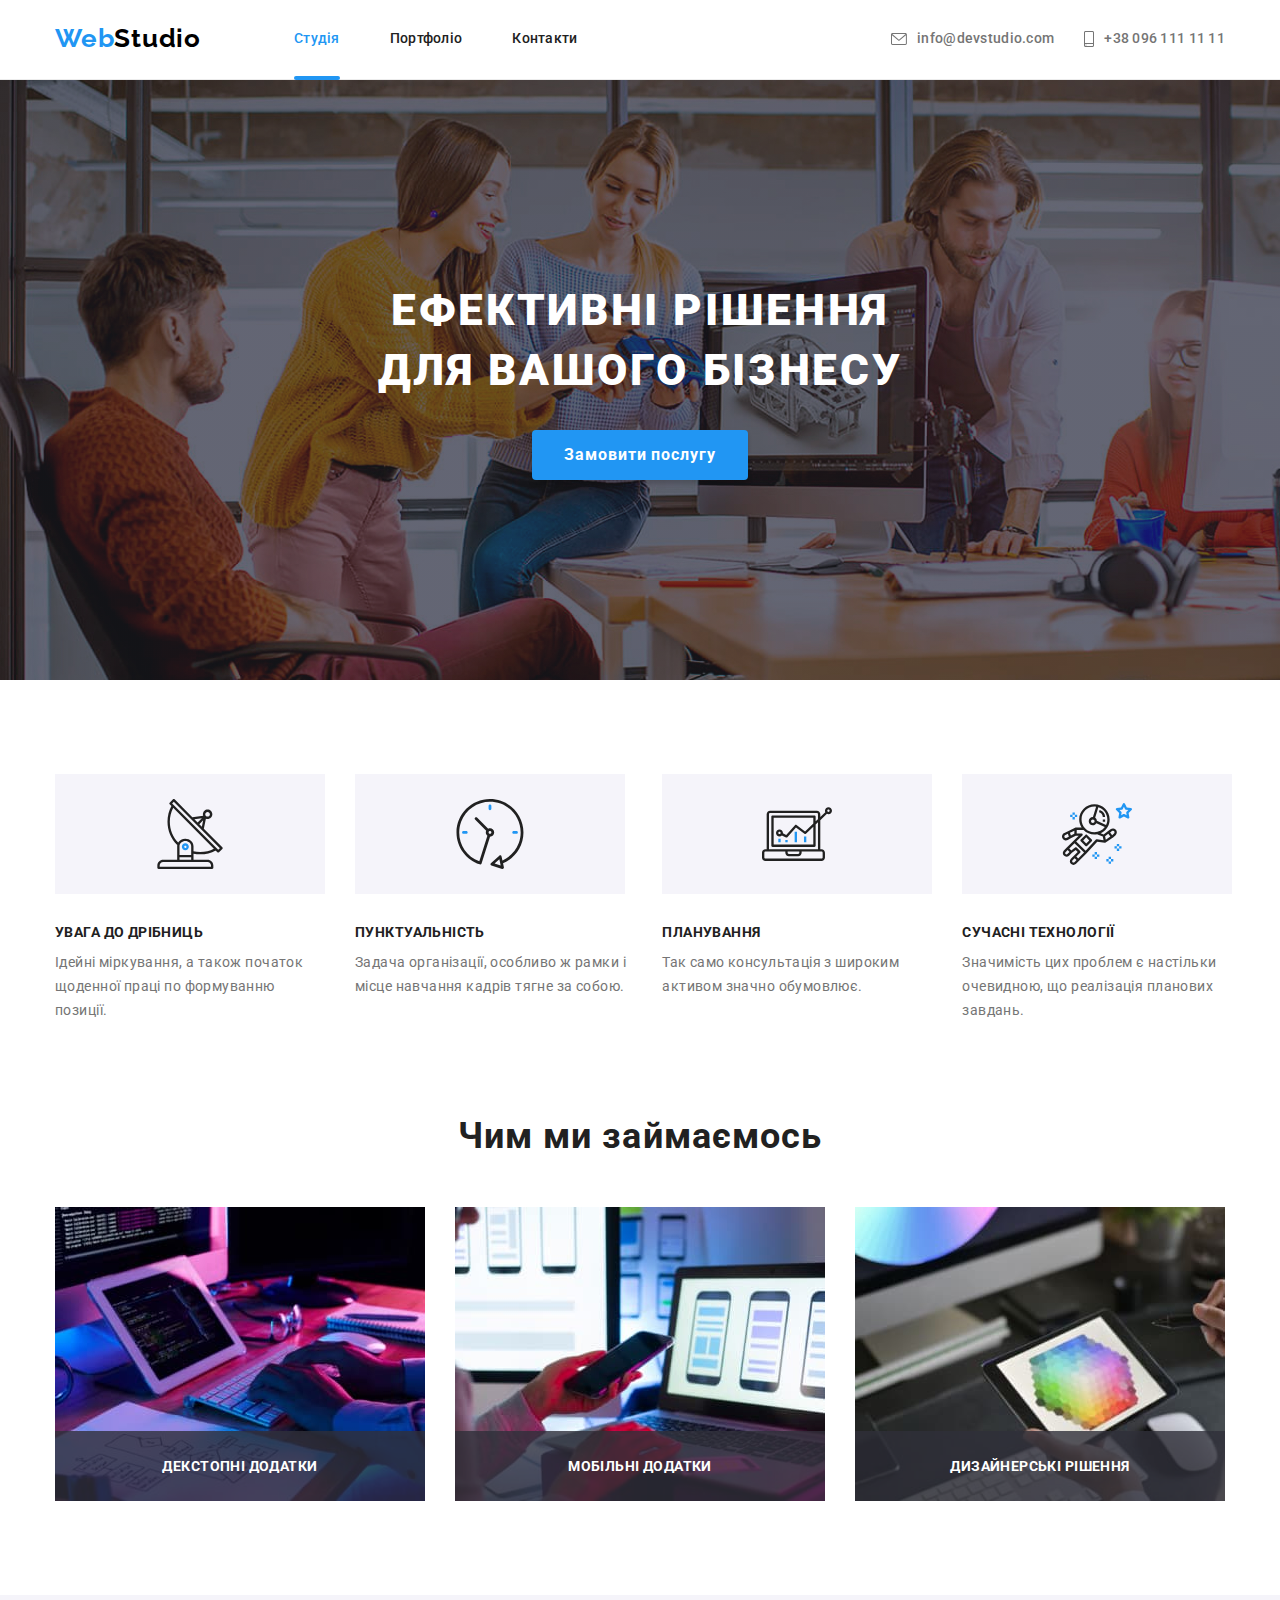
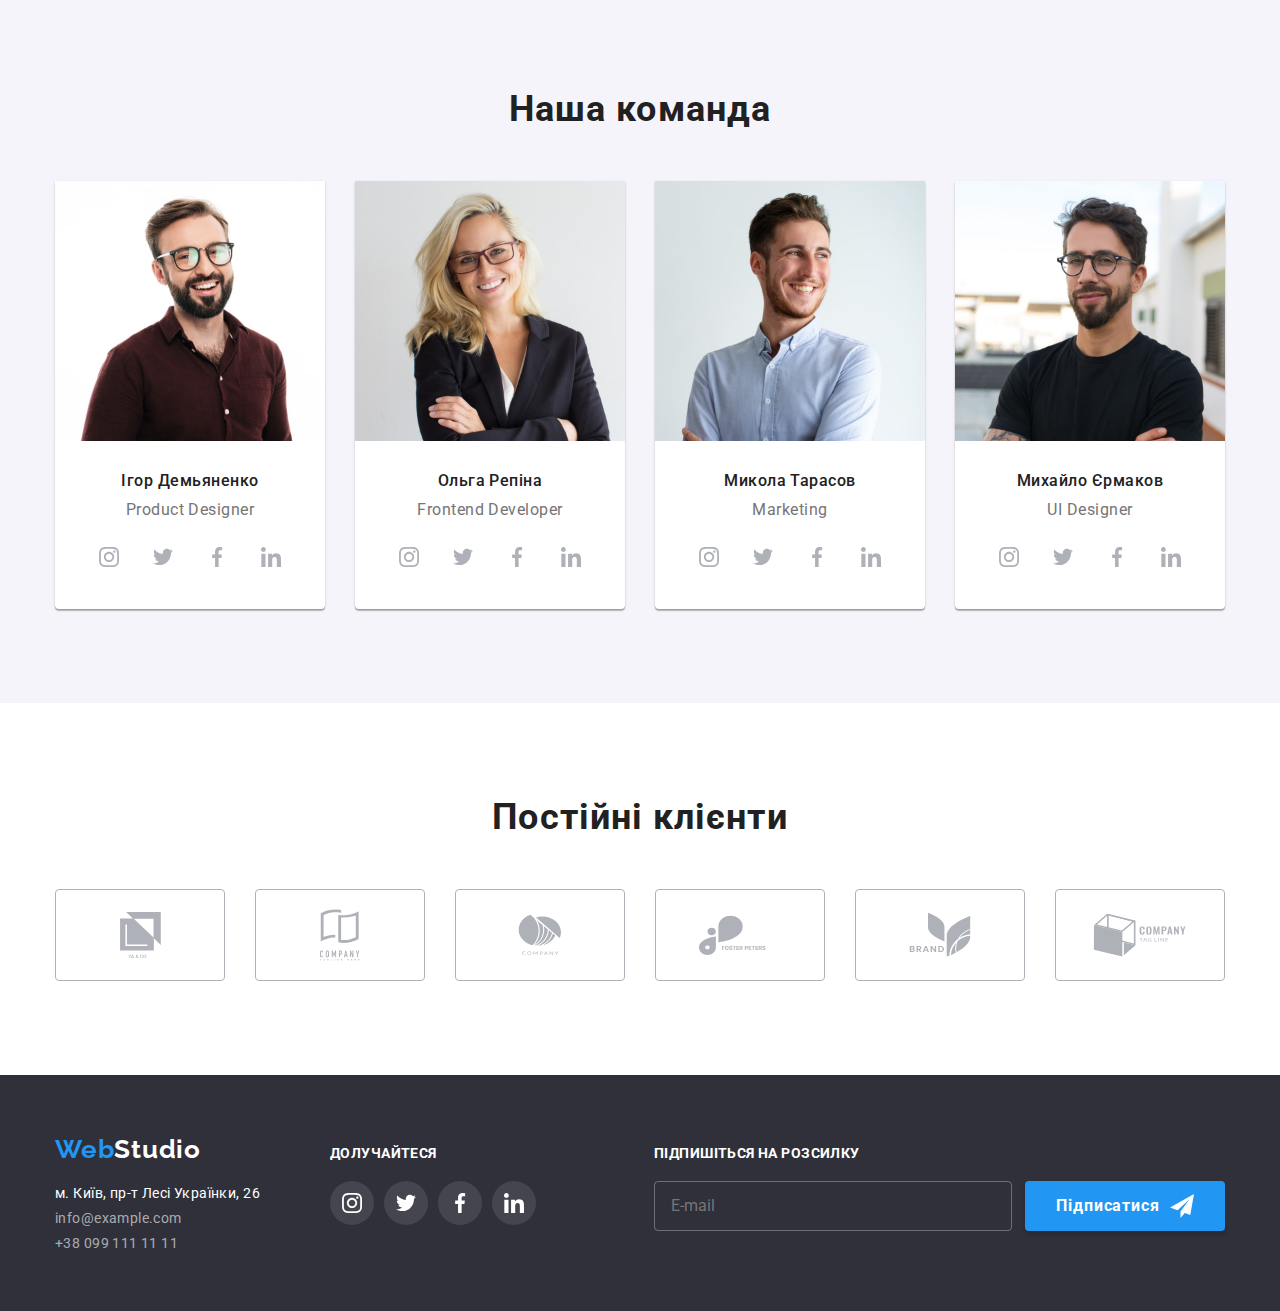
<file: index.html>
<!DOCTYPE html>
<html lang="uk">
<head>
    <meta charset="UTF-8">
    <meta http-equiv="X-UA-Compatible" content="IE=edge">
    <meta name="viewport" content="width=device-width, initial-scale=1.0">
    <title>Document</title>
    <link rel="preconnect" href="https://fonts.googleapis.com">
    <link rel="preconnect" href="https://fonts.gstatic.com" crossorigin>
    <link href="https://fonts.googleapis.com/css2?family=Raleway:wght@700&family=Roboto:wght@400;500;700;900&display=swap"
        rel="stylesheet">
    <link rel="stylesheet" href="./css/main.min.css">
</head>
<body>   
    <header class="header">
    <div class="container header__container">
        <nav class="header__nav">
            <a href="./index.html" class="logo"><span class="logo__text">Web</span>Studio</a>
            <ul class="header__list-nav">
                <li class="header__items">
                    <a href="./index.html" class="header__link-nav header__link-nav--active">Студія</a>
                </li>
                <li class="header__items">
                    <a href="./portfolio.html" class="header__link-nav">Портфоліо</a>
                </li>
                <li class="header__items">
                    <a href="" class="header__link-nav">Контакти</a>
                </li>
            </ul>
        </nav>
        <div class="header__container-links">     
            <a href="mailto:info@devstudio.com" class="header__link">
                <svg width="16" height="12" class="header__icon">
                    <use href="./images/sprite.svg#icon-envelope"></use>
                </svg>
                 info@devstudio.com</a>
            
            <a href="tel:+380961111111" class="header__link">
                <svg width="10" height="16" class="header__icon">
                    <use href="./images/sprite.svg#icon-phone"></use>
                </svg>
                +38 096 111 11 11</a>
        </div>
    </div>
   </header> 
         <main>
         <!--Головний баннер-->
         <section class="hero">
             <h1 class="hero-title">
                 ЕФЕКТИВНІ РІШЕННЯ ДЛЯ ВАШОГО БІЗНЕСУ
             </h1>
                     <button type="button" class="hero-btn" data-modal-open>Замовити послугу</button>
            <div class="backdrop backdrop__is-hidden" data-modal>
                <div class="modal">
                    <button type="button" class="button-modal-close data-modal-close" data-modal-close>
                        <svg width="11" height="11" class="button-modal-close__icon">
                            <use href="./images/sprite.svg#icon-closed"></use>
                        </svg>
                    </button >
                     <form class="form" name="data-transfer" autocomplete="on">
                     <strong class="form-title">Залиште свої дані, ми вам передзвонимо</strong>
                     <div role="group" class="form-group-field">
                        <label class="form-label" for="user-name">Ім'я</label>
                     <div class="form-field">
                        <svg class="input-icon">
                        <use href="./images/sprite.svg#icon-label-name"></use>
                        </svg>
                        <input class="form-input" type="text" name="user-name" id="user-name" minlength="3" placeholder=" " required="" autofocus="">
                     </div>
                     <label class="form-label" for="user-phone">Телефон</label>
                     <div class="form-field">
                         <svg class="input-icon">
                         <use href="./images/sprite.svg#icon-label-phone"></use>
                         </svg>
                         <input class="form-input" type="tel" name="user-phone" id="user-phone" pattern="\+?[0-9\s\-\(\)]+" placeholder=" " required="">
                     </div>
                     <label class="form-label" for="user-email">Пошта</label>
                     <div class="form-field">
                         <svg class="input-icon">
                         <use href="./images/sprite.svg#icon-label-mail"></use>
                         </svg>
                         <input class="form-input" type="email" name="user-email" id="user-email" placeholder=" " required="">
                     </div>
                         <label class="form-label" for="user-notes">Коментар</label>
                         <textarea class="form-textarea" name="user-notes" id="user-notes" rows="3" placeholder="Введіть текст"></textarea>
                     </div>
                         <label class="form-agreement-label">
                         <input class="checkbox hide" type="checkbox" name="user-agreement" required="">
                           Погоджуюся з розсилкою та приймаю&nbsp;
                         <a class="form-agreement-link" href="#">Умови договору</a>
                         <svg class="form-agreement-icon-check">
                             <use href="./images/sprite.svg#icon-check"></use>
                         </svg>
                         <svg class="form-agreement-icon-checked">
                             <use href="./images/sprite.svg#icon-checked"></use>
                         </svg>
                         </label>
                             <button class="form-submit-btn" type="submit">Відправити</button>
                     </form>
                     </div>
             </div>
         </section>
         <!--Переваги нашої фірми-->
          <section class="section advantege-section">
             <h2 class="hide">Переваги нашої фірми</h2>
             <div class="container">
             <ul class="advantage-list">
             <li class="advantage-item">
                 <div class="advantege-icon">
                     <svg width="70" height="70">
                    <use href="./images/sprite.svg#icon-antenna">
                    </use>
                </svg> 
                 </div>
                 <h3 class="advantage-titles">
                     Увага до дрібниць
                 </h3>
                 <p class="advantage-explanations">
                     Ідейні міркування, а також початок щоденної праці по формуванню позиції.
                 </p>
             </li>
             <li class="advantage-item">
                 <div class="advantege-icon">
                     <svg width="70" height="70">
                    <use href="./images/sprite.svg#icon-clock-1-1">
                    </use>
                </svg> 
                 </div>
                 <h3 class="advantage-titles">
                     Пунктуальність
                 </h3>
                 <p class="advantage-explanations">
                     Задача організації, особливо ж рамки і місце навчання кадрів тягне за собою.
                 </p>
             </li>
             <li class="advantage-item">
                 <div class="advantege-icon">
                     <svg width="70" height="70">
                    <use href="./images/sprite.svg#icon-diagram">
                    </use>
                </svg> 
                 </div>
                 <h3 class="advantage-titles">
                     Планування
                 </h3>
                 <p class="advantage-explanations">
                     Так само консультація з широким активом значно обумовлює.
                 </p>
             </li>
             <li class="advantage-item">
                 <div class="advantege-icon">
                     <svg width="70" height="70">
                    <use href="./images/sprite.svg#icon-astronaut">
                    </use>
                </svg> 
                 </div>
                 <h3 class="advantage-titles">
                     Сучасні технології
                 </h3>
                 <p class="advantage-explanations">
                      Значимість цих проблем є настільки очевидною, що реалізація планових завдань.
                 </p>
             </li>
         </ul>
         </div>
         </section>
         <!--Чим ми займаємось-->
            <section class="task-section">
             <div class="task-container">
                  <h2 class="headlines">Чим ми займаємось</h2>
             <ul class="task-list">
                 <li class="task-item">
                     <img class="img" src="./images/wwdone.jpg" 
                     alt="ми працюємо"
                     width="370">
                      <div class="task-name-thumb">
                         <p class="task-name">Декстопні додатки</p>
                     </div>
                 </li>
                 <li class="task-item">
                     <img class="img" src="./images/wwdtwo.jpg" alt="ми працюємо"
                     width="370">
                     <div class="task-name-thumb">
                         <p class="task-name">Мобільні додатки</p>
                     </div>
                 </li>
                 <li class="task-item">
                     <img class="img" src="./images/wwdthree.jpg" alt="ми працюємо"
                     width="370">
                     <div class="task-name-thumb">
                         <p class="task-name">Дизайнерські рішення</p>
                     </div>
                 </li>
             </ul>
             </div>
         </section>
         <!--Наша команда-->
                 <section class="section section-team">
                   <h2 class="headlines">Наша команда</h2>
                   <div class="team-container">
                   <ul class="team-list">
                       <li class="team-item">
                           <img class="img" src="./images/igor.jpg" 
                           alt="наша команда"
                           width="270">
                           <div class="team-write">
                             <h3 class="team-name">
                               Ігор Демьяненко
                             </h3>
                           <p class="team-position">
                               Product Designer
                           </p>
                           </div>
                           <div class="link-container">
                           <ul class="team-social">
                               <li class="team-social-item">
                                   <a class="social-link" href="">
                                <svg width="20" height="20" class="social-icon">
                                <use href="./images/sprite.svg#icon-instagram">
                                </use>
                                </svg> 
                                </a>
                               </li>
                                <li class="team-social-item">
                                    <a class="social-link" href="">
                                <svg width="20" height="20" class="social-icon">
                                <use href="./images/sprite.svg#icon-twitter">
                                </use>
                                </svg> 
                                </a>
                               </li>
                                <li class="team-social-item">
                                    <a class="social-link" href="">
                                <svg width="20" height="20" class="social-icon">
                                <use href="./images/sprite.svg#icon-facebook">
                                </use>
                                </svg> 
                                    </a>
                               </li>
                                <li class="team-social-item">
                                    <a class="social-link" href="" >
                                <svg width="20" height="20" class="social-icon">
                                <use href="./images/sprite.svg#icon-linkedin">
                                </use>
                                </svg> 
                                </a>
                               </li>
                           </ul>
                           </div>
                       </li>
                       <li class="team-item">
                           <img class="img" src="./images/olga.jpg"
                           alt="наша команда"
                           width="270">
                           <div class="team-write">
                             <h3 class="team-name">
                               Ольга Репіна
                             </h3>
                           <p class="team-position">
                               Frontend Developer
                           </p>
                           </div>
                           <div class="link-container">
                           <ul class="team-social">
                               <li class="team-social-item">
                                   <a class="social-link" href="">
                                <svg width="20" height="20" class="social-icon">
                                <use href="./images/sprite.svg#icon-instagram">
                                </use>
                                </svg> 
                                </a>
                               </li>
                                <li class="team-social-item">
                                    <a class="social-link" href="">
                                <svg width="20" height="20" class="social-icon">
                                <use href="./images/sprite.svg#icon-twitter">
                                </use>
                                </svg> 
                                </a>
                               </li>
                                <li class="team-social-item">
                                    <a class="social-link" href="">
                                <svg width="20" height="20" class="social-icon">
                                <use href="./images/sprite.svg#icon-facebook">
                                </use>
                                </svg> 
                                    </a>
                               </li>
                                <li class="team-social-item">
                                    <a class="social-link" href="" >
                                <svg width="20" height="20" class="social-icon">
                                <use href="./images/sprite.svg#icon-linkedin">
                                </use>
                                </svg> 
                                </a>
                               </li>
                           </ul>
                           </div>
                       </li>
                       <li class="team-item">
                           <img class="img" src="./images/niko.jpg" 
                           alt="наша команда"
                           width="270">
                           <div class="team-write">
                             <h3 class="team-name">
                               Микола Тарасов
                             </h3>
                           <p class="team-position">
                               Marketing
                           </p>
                           </div>
                           <div class="link-container">
                           <ul class="team-social">
                               <li class="team-social-item">
                                   <a class="social-link" href="">
                                <svg width="20" height="20" class="social-icon">
                                <use href="./images/sprite.svg#icon-instagram">
                                </use>
                                </svg> 
                                </a>
                               </li>
                                <li class="team-social-item">
                                    <a class="social-link" href="">
                                <svg width="20" height="20" class="social-icon">
                                <use href="./images/sprite.svg#icon-twitter">
                                </use>
                                </svg> 
                                </a>
                               </li>
                                <li class="team-social-item">
                                    <a class="social-link" href="">
                                <svg width="20" height="20" class="social-icon">
                                <use href="./images/sprite.svg#icon-facebook">
                                </use>
                                </svg> 
                                    </a>
                               </li>
                                <li class="team-social-item">
                                    <a class="social-link" href="" >
                                <svg width="20" height="20" class="social-icon">
                                <use href="./images/sprite.svg#icon-linkedin">
                                </use>
                                </svg> 
                                </a>
                               </li>
                           </ul>
                           </div>
                       </li>
                       <li class="team-item">
                           <img class="img" src="./images/miha.jpg" 
                           alt="наша команда"
                           width="270">
                           <div class="team-write">
                             <h3 class="team-name">
                               Михайло Єрмаков
                             </h3>
                             <p class="team-position">
                                UI Designer
                             </p>
                             </div>
                             <div class="link-container">
                           <ul class="team-social">
                               <li class="team-social-item">
                                   <a class="social-link" href="">
                                <svg width="20" height="20" class="social-icon">
                                <use href="./images/sprite.svg#icon-instagram">
                                </use>
                                </svg> 
                                </a>
                               </li>
                                <li class="team-social-item">
                                    <a class="social-link" href="">
                                <svg width="20" height="20" class="social-icon">
                                <use href="./images/sprite.svg#icon-twitter">
                                </use>
                                </svg> 
                                </a>
                               </li>
                                <li class="team-social-item">
                                    <a class="social-link" href="">
                                <svg width="20" height="20" class="social-icon">
                                <use href="./images/sprite.svg#icon-facebook">
                                </use>
                                </svg> 
                                    </a>
                               </li>
                                <li class="team-social-item">
                                    <a class="social-link" href="" >
                                <svg width="20" height="20" class="social-icon">
                                <use href="./images/sprite.svg#icon-linkedin">
                                </use>
                                </svg> 
                                </a>
                               </li>
                           </ul>
                           </div>
                       </li>
                   </ul>
                   </div>
                 </section>
                  <!-- Наші клієнти -->
                     <section class="partners-section">
                     <div class="partners-container">
                     <h2 class="headlines-partner">Постійні клієнти</h2>
                         <ul class="partners-list">
                             <li class="partners-item">
                                 <a href="" class="partners-link">
                                     <svg width="41" height="46.7" class="partners-icon">
                                <use href="./images/sprite.svg#icon-company1">
                                </use>
                                </svg> 
                                 </a>
                             </li>
                             <li class="partners-item">
                                 <a href="" class="partners-link">
                                     <svg width="40" height="52" class="partners-icon">
                                <use href="./images/sprite.svg#icon-company2">
                                </use>
                                </svg> 
                                 </a>
                             </li>
                             <li class="partners-item">
                                 <a href="" class="partners-link">
                                     <svg width="43.46" height="41.18" class="partners-icon">
                                <use href="./images/sprite.svg#icon-company3">
                                </use>
                                </svg> 
                                 </a>
                             </li>
                             <li class="partners-item">
                                 <a href="" class="partners-link">
                                     <svg width="84.44" height="40.62" class="partners-icon">
                                <use href="./images/sprite.svg#icon-company4">
                                </use>
                                </svg> 
                                 </a>
                             </li>
                             <li class="partners-item">
                                 <a href="" class="partners-link">
                                     <svg width="62.54" height="45.43" class="partners-icon">
                                <use href="./images/sprite.svg#icon-company5">
                                </use>
                                </svg> 
                                 </a>
                             </li>
                             <li class="partners-item">
                                 <a href="" class="partners-link">
                                     <svg width="93.79" height="43.93" class="partners-icon">
                                <use href="./images/sprite.svg#icon-company6">
                                </use>
                                </svg> 
                                 </a>
                             </li>
                             </ul>
                             </div>
                 </section>
                 </main>
     <footer class="footer">
      <div class="footer-container">            
            <div class="item-address">
                <a href="./index.html" class="logo"> <span style="color: #2196F3;">Web</span>Studio</a>
                    <address>
                        <ul class="address">
                            <li class="item"><a href="" class="title-white">м. Київ, пр-т Лесі Українки, 26</a></li>
                            <li class="item"><a href="mailto:info@devstudio.com" class="title-rgba">info@example.com</a></li>
                            <li class="item"><a href="tel:+380961111111"  class="title-rgba">+38 099 111 11 11</a></li>   
                        </ul>
                    </address>
            </div>
            <div class="item-soc-network">
                <p class="appeal">Долучайтеся</p>
                <ul class="footer-soc-network">
                    <li  class="footer-icon-soc">
                        <a href="" class="footer-link">
                            <svg class="footer-icon" width="20" height="20">
                                <use href="images/sprite.svg#icon-instagram"></use>
                            </svg>
                        </a> 
                    </li>
                    <li class="footer-icon-soc">
                        <a href="" class="footer-link">
                            <svg width="20" height="20" class="footer-icon">
                                <use href="images/sprite.svg#icon-twitter"></use>
                            </svg>
                        </a>
                    </li>
                    <li class="footer-icon-soc">
                        <a href="" class="footer-link">
                            <svg width="20" height="20" class="footer-icon">
                                <use href="images/sprite.svg#icon-facebook"></use>
                            </svg>
                        </a>
                    </li>
                    <li class="footer-icon-soc">
                        <a href="" class="footer-link">
                            <svg width="20" height="20" class="footer-icon">
                                <use href="images/sprite.svg#icon-linkedin"></use>
                            </svg>
                        </a>
                    </li>
                </ul>
            </div>
             <div class="footer-right-block">
                 <b class="footer-do-mail">Підпишіться на розсилку</b>
         <form class="subscription" name="subscription" autocomplete="on">
                 <input class="subscription-input" type="email" name="subsrtiption-email" id="subsrtiption-email" placeholder="E-mail" required="">
                 <label class="hide" for="subsrtiption-email">Пошта</label>
             <button class="form-submit-btn" type="submit">
                 Підписатися
                 <svg width="24" height="24" class="form-submit-icon">
                     <use href="./images/sprite.svg#icon-send"></use>
                 </svg>
             </button>
         </form>
        </div>
        </div>
     </footer>
     <script src="./js/modal.js"></script>
</body>
</html>
</file>
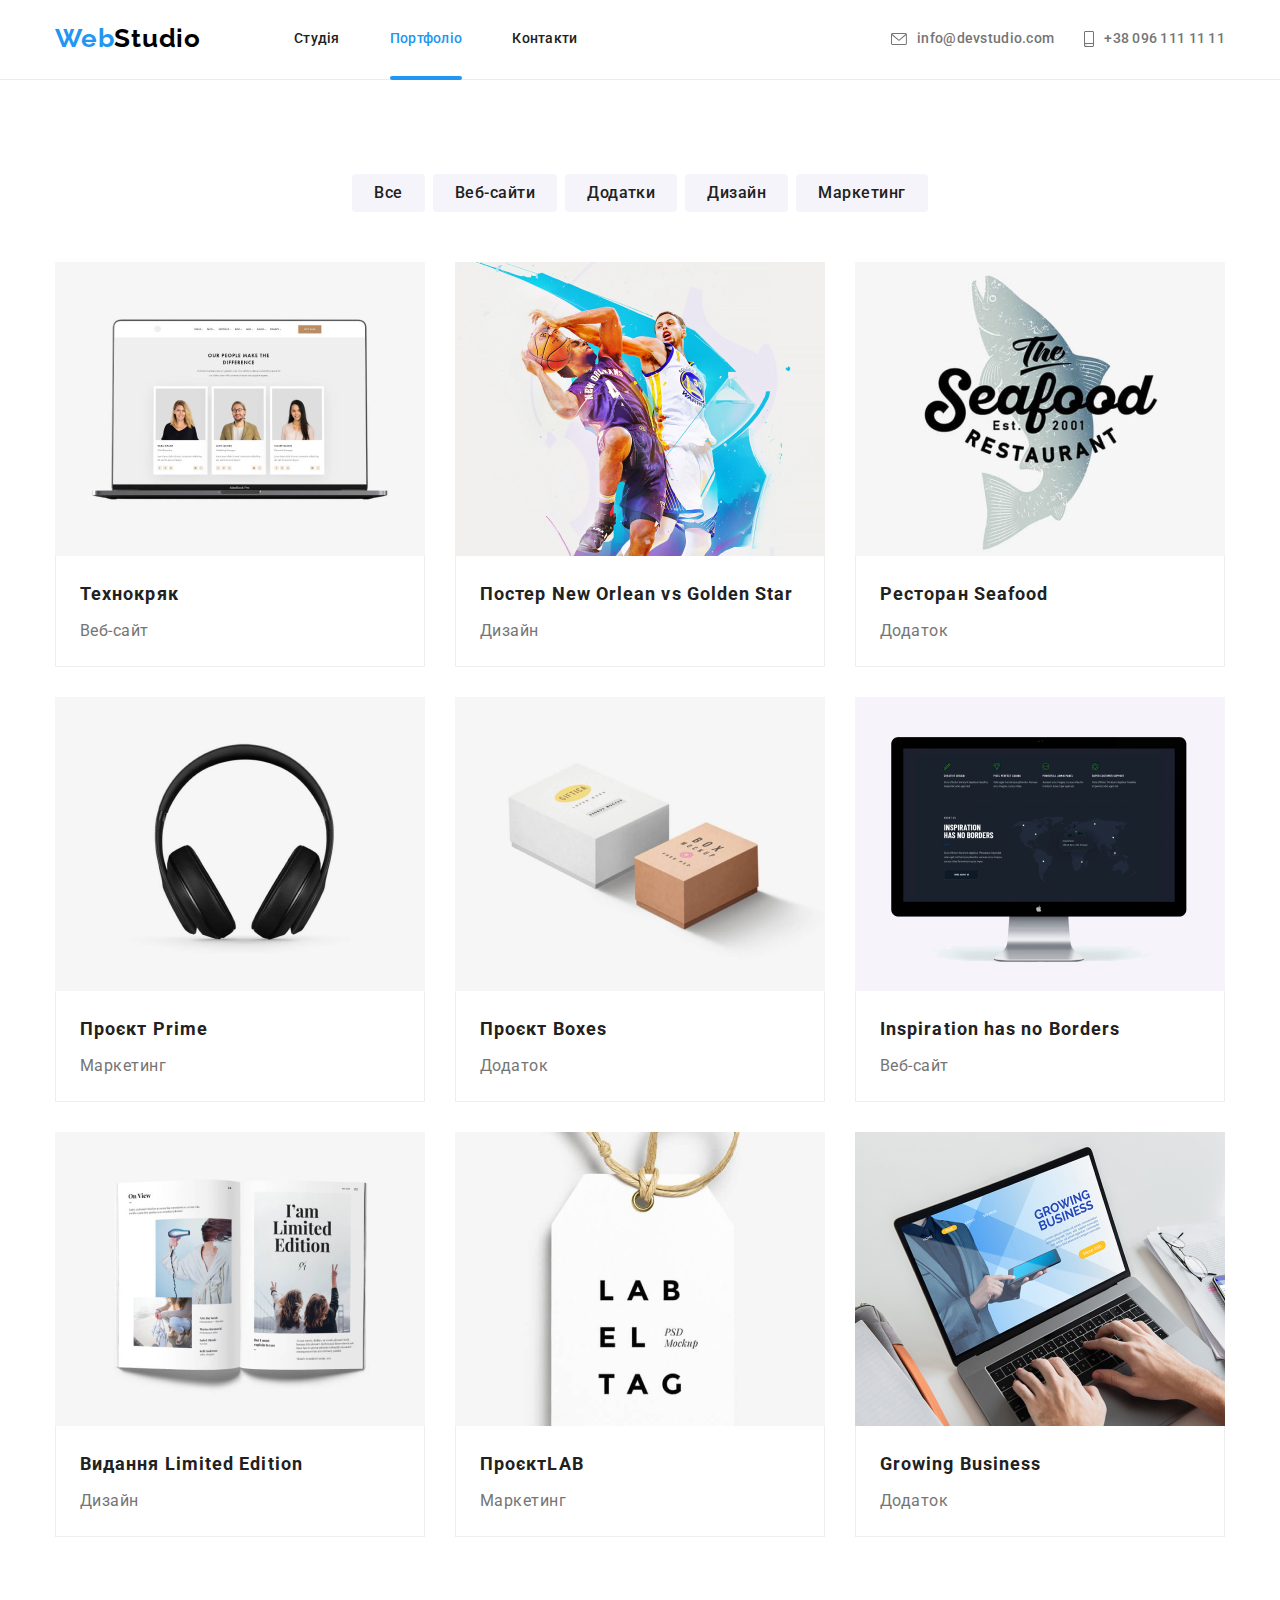
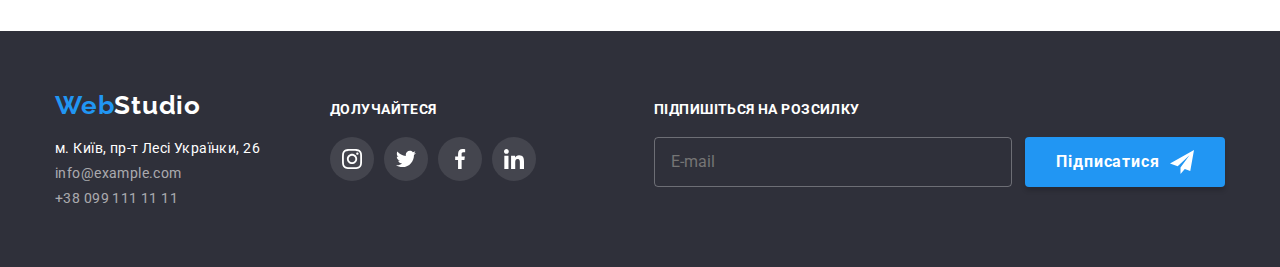
<file: portfolio.html>
<!DOCTYPE html>
<html lang="uk">
<head>
    <meta charset="UTF-8">
    <meta http-equiv="X-UA-Compatible" content="IE=edge">
    <meta name="viewport" content="width=device-width, initial-scale=1.0">
    <title>Document</title>
    <link rel="preconnect" href="https://fonts.googleapis.com">
    <link rel="preconnect" href="https://fonts.gstatic.com" crossorigin>
    <link href="https://fonts.googleapis.com/css2?family=Raleway:wght@700&family=Roboto:wght@400;500;700;900&display=swap"
        rel="stylesheet">
    <link rel="stylesheet" href="./css/main.min.css">
</head>
<body>   
    <header class="header">
    <div class="container header__container">
        <nav class="header__nav">
            <a href="./index.html" class="logo"><span class="logo__text">Web</span>Studio</a>
            <ul class="header__list-nav">
                <li class="header__items">
                    <a href="./index.html" class="header__link-nav">Студія</a>
                </li>
                <li class="header__items">
                    <a href="./portfolio.html" class="header__link-nav header__link-nav--active">Портфоліо</a>
                </li>
                <li class="header__items">
                    <a href="" class="header__link-nav">Контакти</a>
                </li>
            </ul>
        </nav>
        <div class="header__container-links">     
            <a href="mailto:info@devstudio.com" class="header__link">
                <svg width="16" height="12" class="header__icon">
                    <use href="./images/sprite.svg#icon-envelope"></use>
                </svg>
                 info@devstudio.com</a>
            
            <a href="tel:+380961111111" class="header__link">
                <svg width="10" height="16" class="header__icon">
                    <use href="./images/sprite.svg#icon-phone"></use>
                </svg>
                +38 096 111 11 11</a>
        </div>
    </div>
   </header> 
     <!--Main-->
     <main>
         <!--Портфоліо-->
     <section class="section">
         <h1 style="display:none;">Портфоліо</h1>
         <div class="container portfolio-container"> 
         <!--Фильтри-->
         <ul class="filter-list">
             <li class="filter-item">
                 <button type="button" class="button-filter main-filter-btn">Все</button>
             </li>
             <li class="filter-item">
                 <button type="button" class="button-filter">Веб-сайти</button>
            </li>
            <li class="filter-item">
                <button type="button" class="button-filter">Додатки</button>
            </li>
            <li class="filter-item">
                <button type="button" class="button-filter">Дизайн</button>
            </li>
            <li class="filter-item">
                <button type="button" class="button-filter">Маркетинг</button>
            </li>
         </ul>
         <!--Приклади робіт-->
         <ul class="cards-list">
             <li class="card-item">
                 <a href="" class="card-href">
                 <div class="img-thumb">
                 <img class="no-gap" src="./images/port1.jpg" alt="пример работы" width="370">
                 <div class="overlay">
                     <p class="p-overlay">
                     Ресурс пропонує комплексні пропозиції з різним рівнем функціоналу та сервісів. Все це дозволить відвідувачу отримати вичерпні відомості про компанію чи приватну особу.
                     </p>
                 </div>
                 </div>
                 <div class="card-write">
                 <h2 class="card-name">Технокряк</h2>
                 <p class="card-filter">Веб-сайт</p>
                 </div>
                 </a>
             </li>
             <li class="card-item">
                 <a href="" class="card-href">
                     <div class="img-thumb">
                     <img class="no-gap" src="./images/port2.jpg" alt="пример работы" width="370">
                     <div class="overlay">
                     <p class="p-overlay">
                     Ресурс пропонує комплексні пропозиції з різним рівнем функціоналу та сервісів. Все це дозволить відвідувачу отримати вичерпні відомості про компанію чи приватну особу.
                     </p>
                 </div>
                     </div>
                 <div class="card-write">
                 <h2 class="card-name">Постер <span lang="en">New Orlean vs Golden Star</span></h2>
                 <p class="card-filter">Дизайн</p>
                 </div>
                 </a>
            </li>
             <li class="card-item">
                 <a href="" class="card-href">
                 <div class="img-thumb">
                 <img class="no-gap" src="./images/port3.jpg" alt="пример работы" width="370">
                 <div class="overlay">
                 <p class="p-overlay">
                 Ресурс пропонує комплексні пропозиції з різним рівнем функціоналу та сервісів. Все це дозволить відвідувачу отримати вичерпні відомості про компанію чи приватну особу.
                 </p>
                 </div>
                 </div>
                 <div class="card-write">
                 <h2 class="card-name">Ресторан <span lang="en">Seafood</span></h2>
                 <p class="card-filter">Додаток</p>
                 </div>
                 </a>
            </li>
             <li class="card-item">
                 <a href="" class="card-href">
                 <div class="img-thumb">
                 <img class="no-gap" src="./images/port4.jpg" alt="пример работы" width="370">
                 <div class="overlay">
                 <p class="p-overlay">
                 Ресурс пропонує комплексні пропозиції з різним рівнем функціоналу та сервісів. Все це дозволить відвідувачу отримати вичерпні відомості про компанію чи приватну особу.
                 </p>
                 </div>
                 <div class="card-write">
                 <h2 class="card-name">Проєкт <span lang="en">Prime</span></h2>
                 <p class="card-filter">Маркетинг</p>
                 </div>
                 </a>
            </li>
             <li class="card-item">
                 <a href="" class="card-href">
                 <div class="img-thumb">
                 <img class="no-gap" src="./images/port5.jpg" alt="пример работы" width="370">
                 <div class="overlay">
                 <p class="p-overlay">
                 Ресурс пропонує комплексні пропозиції з різним рівнем функціоналу та сервісів. Все це дозволить відвідувачу отримати вичерпні відомості про компанію чи приватну особу.
                 </p>
                 </div>
                 </div>
                 <div class="card-write">
                 <h2 class="card-name">Проєкт <span lang="en">Boxes</span></h2>
                 <p class="card-filter">Додаток</p>
                 </div>
                 </a>
            </li>
             <li class="card-item">
                 <a href="" class="card-href">
                 <div class="img-thumb">
                 <img class="no-gap" src="./images/port6.jpg" alt="пример работы" width="370">
                 <div class="overlay">
                 <p class="p-overlay">
                 Ресурс пропонує комплексні пропозиції з різним рівнем функціоналу та сервісів. Все це дозволить відвідувачу отримати вичерпні відомості про компанію чи приватну особу.
                 </p>
                 </div>
                 </div>
                 <div class="card-write">
                     <h2 class="card-name" lang="en">Inspiration has no Borders</h2>
                 <p class="card-filter">Веб-сайт</p>
                 </div>
                 </a>
            </li>
             <li class="card-item">
                 <a href="" class="card-href">
                 <div class="img-thumb">
                 <img class="no-gap" src="./images/port7.jpg" alt="пример работы" width="370">
                 <div class="overlay">
                 <p class="p-overlay">
                 Ресурс пропонує комплексні пропозиції з різним рівнем функціоналу та сервісів. Все це дозволить відвідувачу отримати вичерпні відомості про компанію чи приватну особу.
                 </p>
                 </div>
                 </div>
                 <div class="card-write"><h2 class="card-name">Видання<span lang="en"> Limited Edition</span></h2>
                 <p class="card-filter">Дизайн</p>
                </div>
                </a>
            </li>
             <li class="card-item">
                 <a href="" class="card-href">
                 <div class="img-thumb">
                 <img class="no-gap" src="./images/port8.jpg" alt="пример работы" width="370">
                 <div class="overlay">
                 <p class="p-overlay">
                 Ресурс пропонує комплексні пропозиції з різним рівнем функціоналу та сервісів. Все це дозволить відвідувачу отримати вичерпні відомості про компанію чи приватну особу.
                 </p>
                 </div>
                 </div>
                 <div class="card-write">
                     <h2 class="card-name">Проєкт<span lang="en">LAB</span></h2>
                 <p class="card-filter">Маркетинг</p>
                 </div>
                 </a>
             </li>
             <li class="card-item">
                 <a href="" class="card-href">
                 <div class="img-thumb">  
                 <img class="no-gap" src="./images/port9.jpg" alt="пример работы" width="370">
                 <div class="overlay">
                 <p class="p-overlay">
                 Ресурс пропонує комплексні пропозиції з різним рівнем функціоналу та сервісів. Все це дозволить відвідувачу отримати вичерпні відомості про компанію чи приватну особу.
                 </p>
                 </div>
                 </div>  
                 <div class="card-write">
                 <h2 class="card-name" lang="en">Growing Business</h2>
                 <p class="card-filter">Додаток</p>
                 </div>
                 </a>
             </li>
         </ul>
         </div>
     </section>
     </main>
    <footer class="footer">
      <div class="footer-container">            
            <div class="item-address">
                <a href="./index.html" class="logo"> <span style="color: #2196F3;">Web</span>Studio</a>
                    <address>
                        <ul class="address">
                            <li class="item"><a href="" class="title-white">м. Київ, пр-т Лесі Українки, 26</a></li>
                            <li class="item"><a href="mailto:info@devstudio.com" class="title-rgba">info@example.com</a></li>
                            <li class="item"><a href="tel:+380961111111"  class="title-rgba">+38 099 111 11 11</a></li>   
                        </ul>
                    </address>
            </div>
            <div class="item-soc-network">
                <p class="appeal">Долучайтеся</p>
                <ul class="footer-soc-network">
                    <li  class="footer-icon-soc">
                        <a href="" class="footer-link">
                            <svg class="footer-icon" width="20" height="20">
                                <use href="images/sprite.svg#icon-instagram"></use>
                            </svg>
                        </a> 
                    </li>
                    <li class="footer-icon-soc">
                        <a href="" class="footer-link">
                            <svg width="20" height="20" class="footer-icon">
                                <use href="images/sprite.svg#icon-twitter"></use>
                            </svg>
                        </a>
                    </li>
                    <li class="footer-icon-soc">
                        <a href="" class="footer-link">
                            <svg width="20" height="20" class="footer-icon">
                                <use href="images/sprite.svg#icon-facebook"></use>
                            </svg>
                        </a>
                    </li>
                    <li class="footer-icon-soc">
                        <a href="" class="footer-link">
                            <svg width="20" height="20" class="footer-icon">
                                <use href="images/sprite.svg#icon-linkedin"></use>
                            </svg>
                        </a>
                    </li>
                </ul>
            </div>
             <div class="footer-right-block">
                 <b class="footer-do-mail">Підпишіться на розсилку</b>
         <form class="subscription" name="subscription" autocomplete="on">
                 <input class="subscription-input" type="email" name="subsrtiption-email" id="subsrtiption-email" placeholder="E-mail" required="">
                 <label class="hide" for="subsrtiption-email">Пошта</label>
             <button class="form-submit-btn" type="submit">
                 Підписатися
                 <svg width="24" height="24" class="form-submit-icon">
                     <use href="./images/sprite.svg#icon-send"></use>
                 </svg>
             </button>
         </form>
        </div>
        </div>
     </footer>
     <script src="./js/modal.js"></script>
</body>
</html>
</file>
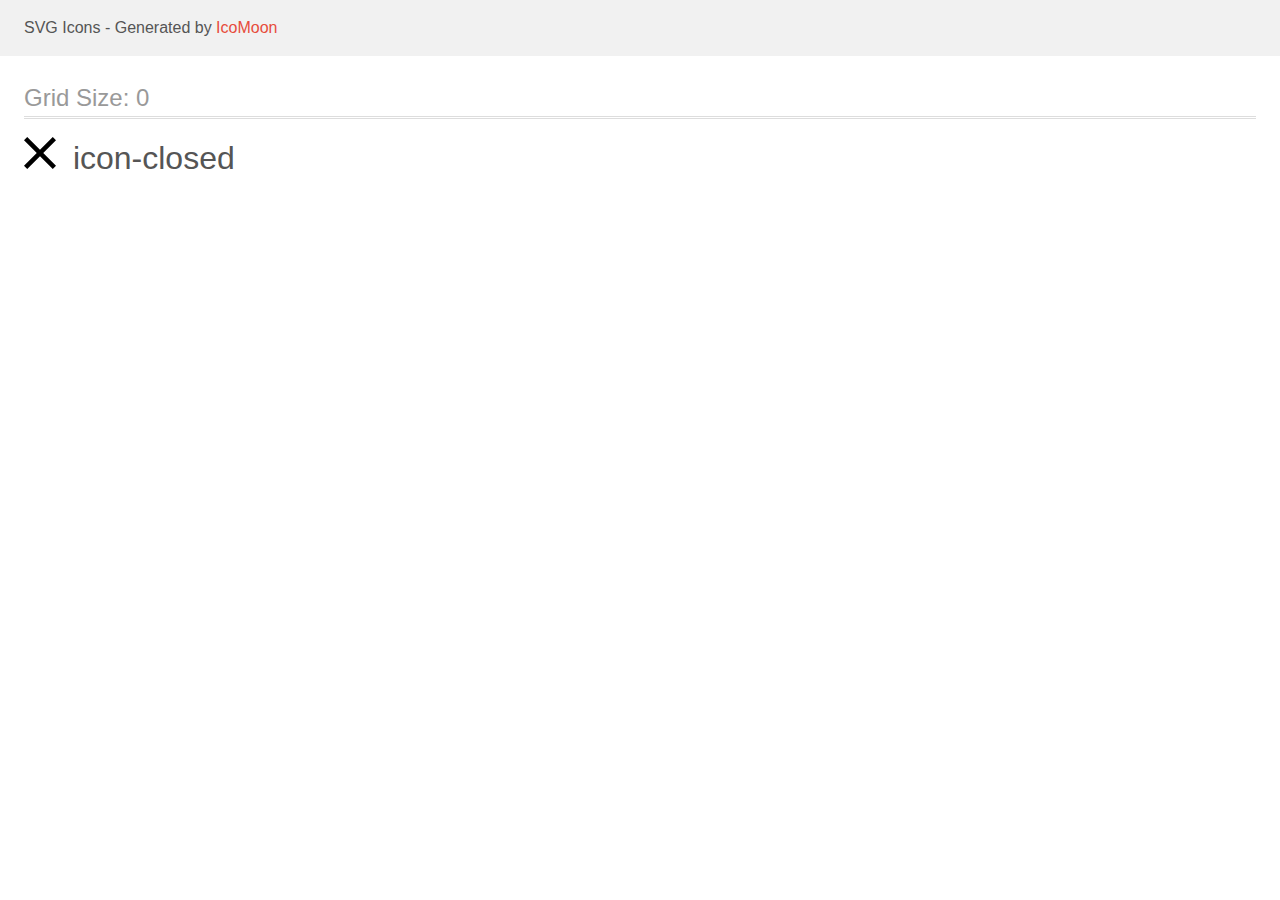
<file: images/icomoon 2/demo.html>
<!doctype html>
<html>
<head>
    <title>IcoMoon - SVG Icons</title>
    <meta charset="utf-8">
    <meta name="viewport" content="width=device-width, initial-scale=1">
    <link rel="stylesheet" href="demo-files/demo.css">
    <link rel="stylesheet" href="style.css">
</head>
<body>
<svg aria-hidden="true" style="position: absolute; width: 0; height: 0; overflow: hidden;" version="1.1" xmlns="http://www.w3.org/2000/svg" xmlns:xlink="http://www.w3.org/1999/xlink">
<defs>
<symbol id="icon-closed" viewBox="0 0 32 32">
<path d="M32 3.223l-3.223-3.223-12.777 12.777-12.777-12.777-3.223 3.223 12.777 12.777-12.777 12.777 3.223 3.223 12.777-12.777 12.777 12.777 3.223-3.223-12.777-12.777 12.777-12.777z"></path>
</symbol>
</defs>
</svg>

<header class="bgc1 clearfix">
<div class="mhl">
    <p>SVG Icons - Generated by <a href="https://icomoon.io/app">IcoMoon</a></p>
</div>
</header>
    <div class="clearfix mhl ptl">
        <h1 class="mvm mtn fgc1">Grid Size: 0</h1>
        <div class="glyph fs1">
            <div class="clearfix pbs">
                <svg class="icon icon-closed"><use xlink:href="#icon-closed"></use></svg><span class="name"> icon-closed</span>
            </div>
        </div>
  </div>
<script defer src="svgxuse.js"></script>
</body>
</html>
</file>
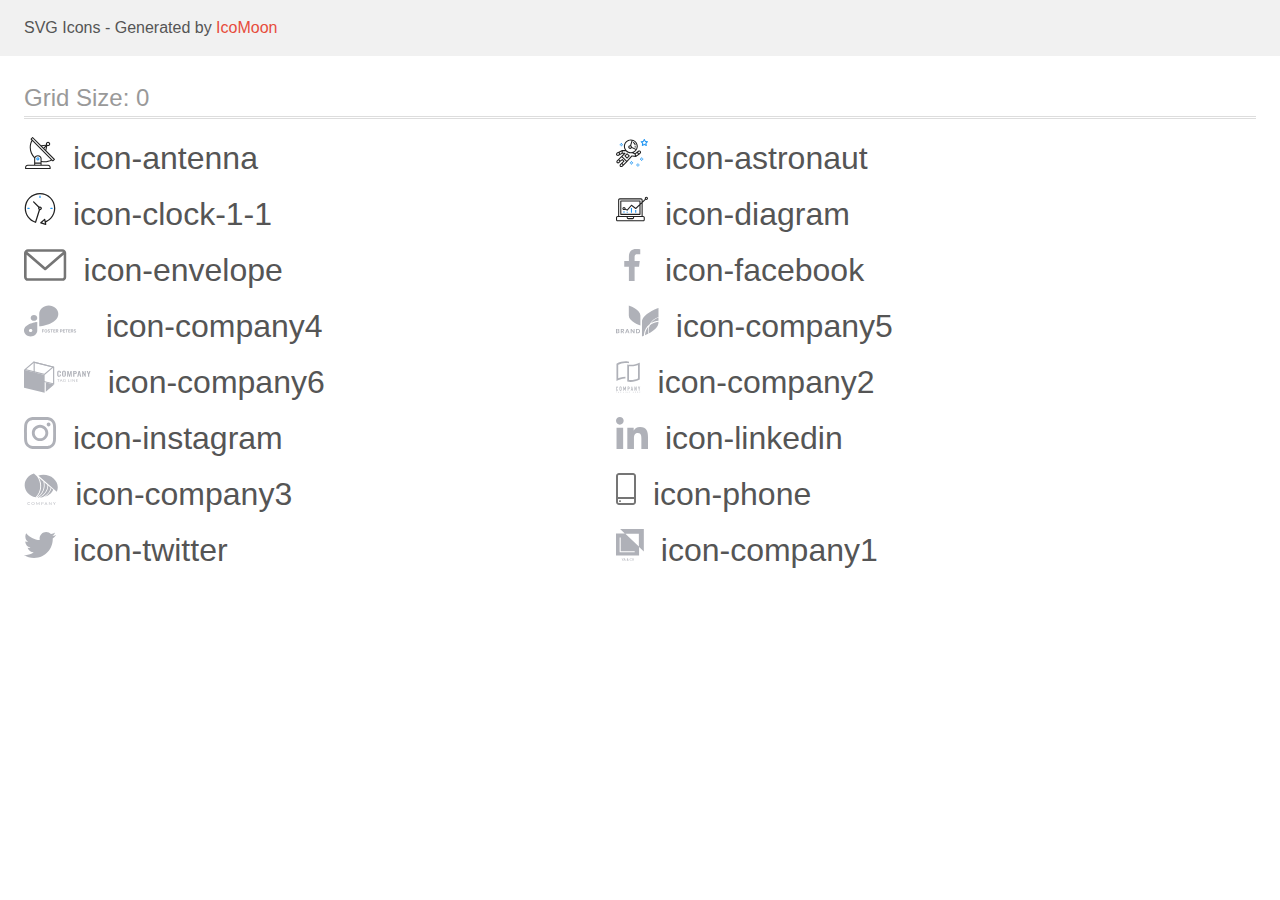
<file: images/icomoon/demo.html>
<!doctype html>
<html>
<head>
    <title>IcoMoon - SVG Icons</title>
    <meta charset="utf-8">
    <meta name="viewport" content="width=device-width, initial-scale=1">
    <link rel="stylesheet" href="demo-files/demo.css">
    <link rel="stylesheet" href="style.css">
</head>
<body>
<svg aria-hidden="true" style="position: absolute; width: 0; height: 0; overflow: hidden;" version="1.1" xmlns="http://www.w3.org/2000/svg" xmlns:xlink="http://www.w3.org/1999/xlink">
<defs>
<symbol id="icon-antenna" viewBox="0 0 32 32">
<path fill="#212121" style="fill: var(--color1, #212121)" d="M30.773 22.098l-8.443-8.505 0.937-4.616c0.225 0.090 0.485 0.144 0.758 0.146h0.007c0.008 0 0.017 0 0.026 0 1.192 0 2.159-0.967 2.159-2.159s-0.967-2.159-2.159-2.159c-1.192 0-2.159 0.967-2.159 2.159 0 0.259 0.046 0.508 0.13 0.739l-0.005-0.015-4.96 0.606-8.091-8.133c-0.096-0.098-0.229-0.159-0.376-0.16h-0c-0.14 0.001-0.274 0.057-0.373 0.155l-1.512 1.504c-0.096 0.097-0.156 0.23-0.156 0.377s0.060 0.281 0.156 0.377v0l0.814 0.825c-1.143 2.062-1.816 4.522-1.816 7.139 0 4.106 1.656 7.824 4.336 10.525l-0.001-0.001c0.043 0.041 0.092 0.074 0.146 0.097-0.032 0.164-0.051 0.353-0.052 0.546v6.188h-6.4c-1.472 0.001-2.666 1.194-2.667 2.666v1.067c0 0.295 0.239 0.534 0.534 0.534h24.534c0.294 0 0.533-0.239 0.533-0.534v-1.067c-0.002-1.472-1.195-2.665-2.666-2.666h-6.4v-2.742c1.003 0.21 2.024 0.317 3.049 0.32 2.58-0.003 5.005-0.663 7.117-1.822l-0.077 0.039 0.818 0.823c0.099 0.101 0.235 0.159 0.376 0.16 0.14-0.001 0.274-0.057 0.373-0.155l1.512-1.504c0.096-0.097 0.156-0.23 0.156-0.377s-0.060-0.281-0.156-0.377v0zM23.28 6.233c0.193-0.192 0.459-0.31 0.752-0.31 0.589 0 1.067 0.478 1.067 1.066s-0.477 1.066-1.067 1.066c-0 0-0 0-0 0h-0.004c-0.587-0.003-1.061-0.479-1.061-1.066 0-0.295 0.12-0.563 0.314-0.756l0-0h-0.002zM22.024 9.737l-0.598 2.946-1.175-1.183 1.774-1.763zM21.419 8.835l-1.92 1.909-1.486-1.493 3.406-0.416zM24.004 28.8c0.884 0 1.6 0.716 1.6 1.6v0 0.534h-23.466v-0.534c0-0.884 0.716-1.6 1.6-1.6v0h20.267zM16.538 26.666v1.067h-5.334v-1.067h5.334zM11.204 25.6v-4.053c0-1.294 1.196-2.346 2.667-2.346s2.667 1.053 2.667 2.346v4.053h-5.334zM17.604 23.904v-2.357c0-1.882-1.675-3.413-3.733-3.413-0.017-0-0.038-0-0.058-0-1.353 0-2.54 0.707-3.213 1.771l-0.009 0.016c-2.36-2.482-3.812-5.846-3.812-9.55 0-2.314 0.567-4.496 1.569-6.414l-0.036 0.077 18.602 18.709c-1.823 0.947-3.979 1.502-6.266 1.502-1.079 0-2.128-0.124-3.136-0.357l0.093 0.018zM28.893 23.22l-21.057-21.181 0.754-0.752 7.935 7.98c0.004 0 0.006 0.007 0.010 0.010l13.114 13.191-0.757 0.752z"></path>
<path fill="#2196f3" style="fill: var(--color2, #2196f3)" d="M13.876 20.267h-0.005c-0.001 0-0.002 0-0.002 0-0.884 0-1.6 0.716-1.6 1.6s0.715 1.599 1.597 1.6h0.005c0.001 0 0.001 0 0.002 0 0.884 0 1.6-0.716 1.6-1.6s-0.715-1.599-1.598-1.6h-0zM14.249 22.245c-0.096 0.096-0.229 0.155-0.376 0.155-0.295 0-0.534-0.239-0.534-0.534s0.238-0.533 0.532-0.533h0c0.293 0.001 0.531 0.239 0.531 0.533 0 0.148-0.060 0.282-0.157 0.378l-0 0h0.005z"></path>
</symbol>
<symbol id="icon-astronaut" viewBox="0 0 32 32">
<path fill="#2196f3" style="fill: var(--color2, #2196f3)" d="M31.974 4.524c-0.064-0.191-0.227-0.332-0.427-0.362l-0.003-0-1.911-0.278-0.855-1.731c-0.179-0.365-0.777-0.365-0.956 0l-0.855 1.731-1.911 0.278c-0.26 0.039-0.457 0.26-0.457 0.528 0 0.15 0.062 0.285 0.161 0.382l1.383 1.348-0.326 1.903c-0.034 0.2 0.048 0.402 0.212 0.522 0.166 0.12 0.383 0.135 0.562 0.040l1.709-0.899 1.709 0.899c0.072 0.038 0.157 0.061 0.247 0.061 0.295 0 0.534-0.239 0.534-0.534 0-0.031-0.003-0.062-0.008-0.092l0 0.003-0.326-1.903 1.383-1.348c0.099-0.097 0.161-0.233 0.161-0.382 0-0.059-0.009-0.115-0.027-0.168l0.001 0.004zM29.511 5.851c-0.126 0.122-0.183 0.299-0.153 0.472l0.191 1.114-1-0.526c-0.072-0.039-0.158-0.062-0.249-0.062s-0.177 0.023-0.252 0.063l0.003-0.001-1 0.526 0.191-1.114c0.005-0.027 0.008-0.059 0.008-0.091 0-0.149-0.061-0.285-0.16-0.381l-0-0-0.811-0.79 1.119-0.162c0.174-0.025 0.324-0.134 0.402-0.292l0.5-1.013 0.5 1.013c0.078 0.158 0.228 0.267 0.402 0.292l1.119 0.162-0.809 0.79zM26.134 20.522h-1.067v1.067h1.067v-1.067zM26.134 22.656h-1.067v1.066h1.067v-1.066zM27.2 21.589h-1.067v1.067h1.067v-1.067zM25.067 21.589h-1.067v1.067h1.067v-1.067zM22.4 26.389h-1.067v1.067h1.067v-1.067zM22.4 28.523h-1.067v1.067h1.067v-1.067zM23.467 27.456h-1.067v1.067h1.067v-1.067zM21.334 27.456h-1.067v1.067h1.067v-1.067zM16 24.256h-1.066v1.067h1.066v-1.067zM16 26.389h-1.066v1.067h1.066v-1.067zM17.067 25.322h-1.067v1.067h1.067v-1.067zM14.934 25.322h-1.067v1.067h1.067v-1.067zM5.867 6.122h-1.066v1.066h1.066v-1.066zM5.867 8.256h-1.066v1.066h1.066v-1.066zM6.933 7.189h-1.067v1.067h1.066v-1.067zM4.8 7.189h-1.067v1.067h1.067v-1.067z"></path>
<path fill="#212121" style="fill: var(--color1, #212121)" d="M24.715 14.16c-0.28-0.376-0.699-0.636-1.179-0.703l-0.009-0.001c-0.076-0.012-0.164-0.018-0.254-0.018-0.411 0-0.789 0.139-1.090 0.373l0.004-0.003-1.253 0.96-1.898 1.417-1.358-0.541c2.421-1.086 4.113-3.508 4.113-6.32 0-3.823-3.122-6.934-6.961-6.934s-6.961 3.11-6.961 6.934c0 1.386 0.415 2.674 1.12 3.759l-2.768-0.024c-0.009 0-0.016 0.005-0.023 0.005-0.057 0.003-0.11 0.014-0.159 0.033l0.004-0.001c-0.013 0.005-0.026 0.007-0.038 0.013-0.006 0.003-0.013 0.003-0.019 0.006l-3.233 1.596c-0 0-0.001 0-0.001 0.001l-1.893 0.91c-0.024 0.011-0.045 0.023-0.065 0.036l0.001-0.001c-0.482 0.324-0.795 0.867-0.795 1.483 0 0.297 0.073 0.577 0.201 0.823l-0.005-0.010c0.22 0.424 0.592 0.742 1.043 0.885l0.013 0.003c0.161 0.053 0.345 0.083 0.537 0.083 0.308 0 0.598-0.078 0.851-0.216l-0.009 0.005 1.388-0.738 2.264-1.169 1.357-0.008-5.442 5.415c0 0.001-0.001 0.001-0.001 0.001l-1.339 1.333c-0.303 0.299-0.491 0.714-0.491 1.173 0 0.002 0 0.003 0 0.005v-0c0.002 0.919 0.748 1.664 1.667 1.664 0.001 0 0.002 0 0.002 0h-0c0.428 0 0.854-0.162 1.18-0.485l1.314-1.309 1.741-1.3 0.901 0.897-3.102 3.088c-0.303 0.299-0.491 0.714-0.491 1.173 0 0.001 0 0.003 0 0.004v-0c0 0.445 0.174 0.864 0.49 1.179 0.302 0.3 0.717 0.485 1.176 0.485 0.001 0 0.002 0 0.003 0h-0c0.427 0 0.855-0.162 1.18-0.485l4.488-4.472c0.007-0.006 0.016-0.009 0.022-0.016l5.166-5.658 3.471 0.494c0.025 0.004 0.050 0.006 0.075 0.006 0.064 0 0.127-0.016 0.187-0.038 0.017-0.006 0.032-0.015 0.049-0.023 0.019-0.010 0.039-0.015 0.058-0.027l3.213-2.133c0.012-0.008 0.018-0.021 0.029-0.030 0.013-0.010 0.029-0.014 0.041-0.026l1.271-1.191c0.348-0.326 0.564-0.787 0.564-1.3 0-0.4-0.132-0.769-0.355-1.066l0.003 0.005zM2.13 17.77c-0.098 0.054-0.215 0.086-0.34 0.086-0.078 0-0.153-0.013-0.224-0.036l0.005 0.001c-0.294-0.093-0.504-0.364-0.504-0.683 0-0.235 0.114-0.444 0.289-0.575l0.002-0.001 1.314-0.632 0.316 0.924 0.133 0.389-0.992 0.527zM5.627 15.942l-1.548 0.8-0.255-0.746-0.184-0.537 2.027-1.001-0.040 1.484zM20.727 9.322c0 0.918-0.219 1.785-0.599 2.56l-4.181-1.899c-0.044-0.575-0.342-1.072-0.782-1.384l-0.006-0.004 1.464-4.861c2.377 0.757 4.104 2.975 4.104 5.588zM8.938 9.322c0-3.235 2.644-5.867 5.894-5.867 0.253 0 0.5 0.022 0.745 0.053l-1.432 4.753c-0.019 0-0.037-0.006-0.057-0.006-0 0-0.001 0-0.001 0-1.032 0-1.869 0.835-1.872 1.867v0c0.003 1.031 0.84 1.867 1.872 1.867 0 0 0 0 0.001 0h-0c0.695 0 1.295-0.383 1.618-0.944l3.863 1.755c-1.075 1.447-2.795 2.39-4.737 2.39-3.25 0-5.894-2.632-5.894-5.867zM14.895 10.122c0 0.441-0.362 0.8-0.806 0.8-0 0-0.001 0-0.001 0-0.443 0-0.802-0.358-0.804-0.8v-0c0-0.441 0.361-0.8 0.806-0.8s0.806 0.359 0.806 0.8zM2.464 25.146c-0.11 0.109-0.261 0.176-0.428 0.176s-0.317-0.067-0.427-0.175l0 0c-0.109-0.108-0.176-0.257-0.176-0.422s0.067-0.314 0.176-0.422l0-0 0.962-0.959 0.852 0.848-0.959 0.954zM5.678 28.88c-0.11 0.109-0.261 0.176-0.428 0.176s-0.317-0.067-0.427-0.175l0 0c-0.109-0.108-0.176-0.257-0.176-0.422s0.067-0.314 0.176-0.422l0-0 0.963-0.959 0.852 0.848-0.96 0.955zM9.16 25.411l-0.001 0.001-1.765 1.76-0.852-0.848 1.765-1.757c0.040-0.040 0.065-0.088 0.090-0.136 0.007-0.014 0.020-0.026 0.026-0.040 0.016-0.041 0.019-0.085 0.026-0.128 0.003-0.025 0.014-0.048 0.014-0.073 0-0.035-0.013-0.070-0.020-0.105-0.006-0.032-0.006-0.064-0.019-0.096-0.025-0.053-0.055-0.098-0.092-0.138l0 0c-0.010-0.012-0.014-0.026-0.025-0.038h-0.001s0-0.001-0.001-0.002l-1.607-1.6c-0.017-0.017-0.039-0.024-0.058-0.038-0.025-0.021-0.054-0.040-0.084-0.056l-0.003-0.001c-0.026-0.012-0.058-0.023-0.090-0.031l-0.003-0.001c-0.030-0.009-0.065-0.017-0.101-0.020l-0.002-0c-0.007-0-0.015-0-0.023-0-0.026 0-0.051 0.002-0.075 0.005l0.003-0c-0.036 0.005-0.069 0.009-0.104 0.021s-0.064 0.027-0.094 0.045c-0.020 0.011-0.043 0.015-0.061 0.029l-1.774 1.324-0.901-0.897 2.399-2.386 4.36 4.289-0.928 0.919zM15.979 18.394c-0.016-0.002-0.030 0.004-0.046 0.003-0.008-0-0.017-0.001-0.027-0.001-0.031 0-0.062 0.003-0.092 0.008l0.003-0c-0.070 0.011-0.132 0.035-0.187 0.070l0.002-0.001c-0.030 0.018-0.057 0.037-0.083 0.061-0.013 0.011-0.028 0.016-0.040 0.029l-4.698 5.146-4.328-4.256 2.833-2.818c0.096-0.097 0.156-0.23 0.156-0.377 0-0.295-0.239-0.534-0.534-0.534-0.001 0-0.001 0-0.002 0h0l-2.219 0.013 0.028-1.607 3.104 0.027c1.264 1.297 3.027 2.101 4.978 2.101 0.001 0 0.002 0 0.003 0h-0c0.438 0 0.864-0.046 1.28-0.122 0.040 0.032 0.080 0.064 0.129 0.085l2.41 0.96 0.152 0.758 0.178 0.886-3.003-0.427zM20.020 18.572l-0.313-1.558 1.446-1.080 0.946 1.257-2.080 1.381zM23.773 15.741l-0.837 0.785-0.931-1.236 0.831-0.637c0.155-0.119 0.351-0.168 0.543-0.143 0.193 0.027 0.364 0.128 0.48 0.284 0.088 0.117 0.141 0.265 0.141 0.426 0 0.206-0.087 0.391-0.226 0.521l-0 0z"></path>
<path fill="#212121" style="fill: var(--color1, #212121)" d="M13.602 18.544l-2.143-2.134c-0.096-0.096-0.229-0.155-0.376-0.155s-0.28 0.059-0.376 0.155l-2.143 2.133c-0.097 0.097-0.156 0.23-0.156 0.378s0.060 0.281 0.156 0.378l-0-0 2.142 2.134c0.096 0.096 0.229 0.156 0.376 0.156s0.28-0.059 0.376-0.156v0l2.143-2.134c0.097-0.097 0.157-0.23 0.157-0.378s-0.060-0.281-0.157-0.378l-0-0zM11.083 20.303l-1.387-1.381 1.386-1.381 1.387 1.381-1.387 1.381zM17.164 5.071l-0.258 1.036c0.071 0.018 1.738 0.452 1.738 2.149h1.067c0-2.017-1.666-2.965-2.547-3.184zM19.711 9.322h-1.067v1.066h1.067v-1.066z"></path>
</symbol>
<symbol id="icon-clock-1-1" viewBox="0 0 32 32">
<path fill="#212121" style="fill: var(--color1, #212121)" d="M31.296 15.301c-0.001-8.452-6.855-15.303-15.308-15.301s-15.303 6.855-15.301 15.308c0.002 6.788 4.422 12.543 10.541 14.545l0.108 0.031c0.061 0.019 0.123 0.029 0.187 0.029 0.12 0 0.238-0.032 0.342-0.094 0.135-0.080 0.236-0.207 0.283-0.357l3.865-12.25c1.054-0.004 1.906-0.859 1.906-1.913 0-1.056-0.856-1.913-1.913-1.913-0.303 0-0.59 0.071-0.845 0.196l0.011-0.005-5.106-5.107c-0.114-0.11-0.271-0.179-0.443-0.179-0.352 0-0.638 0.286-0.638 0.638 0 0.172 0.068 0.328 0.179 0.443l-0-0 5.103 5.109c-0.121 0.241-0.191 0.525-0.191 0.826 0 0.602 0.283 1.137 0.723 1.48l0.004 0.003-3.682 11.673c-7.278-2.681-11.004-10.754-8.324-18.032s10.754-11.004 18.032-8.323c7.278 2.681 11.004 10.754 8.323 18.032-1.345 3.581-4.003 6.406-7.374 7.938l-0.088 0.036-0.398-1.874c-0.063-0.291-0.318-0.506-0.624-0.506-0.164 0-0.313 0.062-0.426 0.163l0.001-0.001-3.837 3.426c-0.132 0.117-0.214 0.287-0.214 0.477 0 0.283 0.185 0.524 0.441 0.606l0.005 0.001 4.899 1.563c0.058 0.020 0.126 0.031 0.196 0.031 0.352 0 0.637-0.285 0.637-0.637 0-0.047-0.005-0.093-0.015-0.138l0.001 0.004-0.391-1.839c5.528-2.374 9.329-7.772 9.329-14.057 0-0.011 0-0.023-0-0.034v0.002zM15.992 14.664c0.352 0 0.638 0.286 0.638 0.638s-0.285 0.638-0.638 0.638v0c-0.352 0-0.638-0.286-0.638-0.638s0.286-0.638 0.638-0.638v0zM18.092 29.528l2.184-1.948 0.603 2.84-2.787-0.892z"></path>
<path fill="#2196f3" style="fill: var(--color2, #2196f3)" d="M15.354 3.185v1.275c0 0.352 0.286 0.638 0.638 0.638s0.638-0.285 0.638-0.638v0-1.275c0-0.352-0.285-0.638-0.638-0.638s-0.638 0.285-0.638 0.638v0zM3.876 14.664c-0.352 0-0.638 0.286-0.638 0.638s0.285 0.638 0.638 0.638h1.275c0.352 0 0.638-0.286 0.638-0.638s-0.285-0.638-0.638-0.638h-1.275zM28.108 15.939c0.352 0 0.638-0.286 0.638-0.638s-0.285-0.638-0.638-0.638h-1.275c-0.352 0-0.638 0.286-0.638 0.638s0.285 0.638 0.638 0.638h1.275z"></path>
</symbol>
<symbol id="icon-diagram" viewBox="0 0 32 32">
<path fill="#2196f3" style="fill: var(--color2, #2196f3)" d="M14.926 14.965h1.066v4.798h-1.066v-4.798zM19.19 17.097h1.066v2.665h-1.066v-2.665zM10.661 18.696h1.066v1.066h-1.066v-1.066zM7.463 18.163h1.066v1.599h-1.066v-1.599z"></path>
<path fill="#212121" style="fill: var(--color1, #212121)" d="M1.599 28.291h25.586c0 0 0 0 0 0 0.883 0 1.599-0.716 1.599-1.599v0-2.132c0-0.883-0.716-1.599-1.599-1.599v0h-0.533v-13.294l3.028-2.868c0.207 0.104 0.452 0.166 0.711 0.166 0.888 0 1.608-0.72 1.608-1.608s-0.72-1.608-1.608-1.608c-0.888 0-1.608 0.72-1.608 1.608 0 0.247 0.056 0.481 0.155 0.69l-0.004-0.010-2.281 2.162v-1.23c0-0.883-0.716-1.599-1.599-1.599v0h-21.323c-0.883 0-1.599 0.716-1.599 1.599v0 15.992h-0.533c-0.883 0-1.599 0.716-1.599 1.599v0 2.132c0 0.883 0.716 1.599 1.599 1.599v0zM30.384 4.837c0.294 0 0.533 0.239 0.533 0.533s-0.239 0.533-0.533 0.533v0c-0.294 0-0.533-0.239-0.533-0.533s0.239-0.533 0.533-0.533v0zM3.198 6.969c0-0.294 0.239-0.533 0.533-0.533h21.323c0.294 0 0.533 0.239 0.533 0.533v2.239l-1.066 1.013v-2.185c0-0.295-0.239-0.534-0.534-0.534h-19.189c-0.294 0-0.534 0.239-0.534 0.533v13.327c0 0.294 0.239 0.533 0.534 0.533h19.189c0.295 0 0.534-0.239 0.534-0.533v-9.675l1.066-1.010v12.283h-22.389v-15.991zM7.996 13.899c-0.001 0-0.003 0-0.005 0-0.883 0-1.599 0.716-1.599 1.599s0.716 1.599 1.599 1.599c0.432 0 0.824-0.172 1.112-0.45l-0 0 1.853 0.93c0.215 0.107 0.476 0.057 0.636-0.122l3.939-4.432 3.872 2.902c0.208 0.155 0.498 0.139 0.686-0.039l3.365-3.188v8.131h-18.123v-12.261h18.123v2.661l-3.771 3.572-3.904-2.927c-0.088-0.067-0.2-0.107-0.32-0.107-0.158 0-0.3 0.069-0.398 0.178l-0 0.001-3.993 4.493-1.493-0.746c0.011-0.064 0.017-0.128 0.020-0.193 0-0.883-0.716-1.599-1.599-1.599v0zM8.529 15.498c0 0.294-0.239 0.533-0.533 0.533s-0.533-0.239-0.533-0.533v0c0-0.294 0.239-0.533 0.533-0.533s0.533 0.239 0.533 0.533v0zM11.727 24.026h5.33v0.533c0 0.294-0.238 0.533-0.533 0.533h-4.265c-0.294 0-0.533-0.239-0.533-0.533v0-0.533zM1.067 24.56c0-0.294 0.238-0.533 0.533-0.533h9.062v0.533c0 0.883 0.716 1.599 1.599 1.599v0h4.265c0.883 0 1.599-0.716 1.599-1.599v0-0.533h9.062c0.294 0 0.533 0.239 0.533 0.533v2.132c0 0.294-0.239 0.533-0.533 0.533h-25.586c-0 0-0 0-0 0-0.294 0-0.533-0.239-0.533-0.533 0 0 0 0 0 0v0-2.132z"></path>
</symbol>
<symbol id="icon-envelope" viewBox="0 0 43 32">
<path fill="#757575" style="fill: var(--color3, #757575)" d="M38.667 0h-34.667c-2.205 0-4 1.795-4 4v24c0 2.205 1.795 4 4 4h34.667c2.205 0 4-1.795 4-4v-24c0-2.205-1.795-4-4-4zM38.667 2.667c0.181 0 0.355 0.037 0.512 0.104l-17.845 15.467-17.845-15.467c0.151-0.065 0.327-0.104 0.512-0.104h34.667zM38.667 29.333h-34.667c-0.736 0-1.333-0.597-1.333-1.333v0-22.413l17.792 15.421c0.233 0.203 0.539 0.327 0.875 0.327s0.642-0.124 0.876-0.328l-0.002 0.001 17.792-15.421v22.413c0 0.736-0.597 1.333-1.333 1.333v0z"></path>
</symbol>
<symbol id="icon-facebook" viewBox="0 0 32 32">
<path fill="#afb1b8" style="fill: var(--color4, #afb1b8)" d="M21.328 5.312h2.923v-5.088c-1.232-0.143-2.66-0.224-4.107-0.224-0.052 0-0.104 0-0.157 0l0.008-0c-4.213 0-7.099 2.65-7.099 7.52v4.48h-4.646v5.688h4.646v14.312h5.699v-14.31h4.459l0.709-5.688h-5.17v-3.922c0-1.643 0.443-2.768 2.734-2.768z"></path>
</symbol>
<symbol id="icon-company4" viewBox="0 0 65 32">
<path fill="#afb1b8" style="fill: var(--color4, #afb1b8)" d="M10.016 9.983h-0.002c-1.827 0-3.308 1.316-3.308 2.94v0.002c0 1.624 1.481 2.94 3.308 2.94h0.002c1.827 0 3.308-1.317 3.308-2.94v-0.002c0-1.624-1.481-2.941-3.308-2.941zM34.434 9.044c-0.005-2.255-1.016-4.418-2.81-6.012s-4.226-2.493-6.763-2.498c-2.539 0.004-4.972 0.902-6.767 2.497s-2.806 3.757-2.811 6.013v12.437s19.15-1.896 19.152-12.434v-0.002zM0 25.562c0.005 1.57 0.709 3.073 1.957 4.183s2.94 1.735 4.706 1.739c1.765-0.005 3.457-0.63 4.706-1.739s1.952-2.613 1.957-4.181v-8.654s-13.324 1.32-13.324 8.652zM6.662 27.112c-0.345 0-0.682-0.091-0.969-0.261-0.279-0.164-0.499-0.401-0.638-0.686l-0.004-0.009c-0.084-0.173-0.132-0.377-0.132-0.592 0-0.107 0.012-0.212 0.035-0.312l-0.002 0.009c0.067-0.301 0.233-0.578 0.477-0.794 0.243-0.214 0.547-0.364 0.882-0.423l0.011-0.002c0.103-0.019 0.221-0.030 0.341-0.030 0.239 0 0.469 0.043 0.68 0.122l-0.013-0.004c0.319 0.117 0.592 0.316 0.783 0.571s0.294 0.555 0.294 0.861c0.001 0.204-0.043 0.407-0.131 0.596-0.094 0.198-0.221 0.366-0.376 0.503l-0.002 0.001c-0.162 0.145-0.354 0.259-0.567 0.338-0.199 0.075-0.428 0.119-0.668 0.119-0 0-0.001 0-0.001 0h0v-0.006zM20.128 26.258h-1.286v1.328h-0.67v-3.251h2.117v0.542h-1.447v0.84h1.286v0.54zM23.346 26.035c0 0.32-0.056 0.6-0.169 0.841s-0.276 0.427-0.488 0.558c-0.199 0.124-0.44 0.197-0.698 0.197-0.008 0-0.017-0-0.025-0l0.001 0c-0.27 0-0.51-0.065-0.722-0.194-0.213-0.134-0.382-0.322-0.487-0.546l-0.003-0.008c-0.112-0.236-0.177-0.512-0.177-0.804 0-0.009 0-0.019 0-0.028l-0 0.001v-0.16c0-0.32 0.058-0.602 0.172-0.844 0.116-0.244 0.279-0.431 0.489-0.56 0.211-0.131 0.452-0.197 0.723-0.197s0.51 0.066 0.721 0.197c0.211 0.13 0.374 0.316 0.489 0.56 0.116 0.242 0.174 0.523 0.174 0.841v0.145zM22.668 25.887c0-0.341-0.061-0.6-0.183-0.777-0.108-0.161-0.29-0.266-0.496-0.266-0.009 0-0.018 0-0.028 0.001l0.001-0c-0.008-0-0.016-0.001-0.025-0.001-0.205 0-0.387 0.104-0.494 0.262l-0.001 0.002c-0.122 0.174-0.184 0.43-0.185 0.768v0.158c0 0.331 0.061 0.589 0.183 0.772s0.297 0.274 0.527 0.274c0.008 0 0.017 0.001 0.026 0.001 0.204 0 0.384-0.104 0.49-0.261l0.001-0.002c0.12-0.177 0.181-0.434 0.183-0.773v-0.158zM25.518 26.733c0-0.006 0.001-0.012 0.001-0.019 0-0.11-0.052-0.208-0.133-0.27l-0.001-0.001c-0.089-0.069-0.25-0.14-0.482-0.214-0.214-0.067-0.396-0.142-0.57-0.232l0.019 0.009c-0.37-0.2-0.554-0.469-0.554-0.806 0-0.175 0.049-0.332 0.147-0.469 0.1-0.139 0.242-0.246 0.427-0.324 0.186-0.077 0.395-0.116 0.625-0.116 0.232 0 0.439 0.042 0.621 0.127 0.181 0.084 0.322 0.201 0.421 0.355 0.101 0.152 0.152 0.328 0.152 0.522h-0.67c0-0.149-0.046-0.264-0.14-0.346-0.094-0.084-0.226-0.125-0.395-0.125-0.164 0-0.291 0.035-0.382 0.105-0.083 0.060-0.136 0.156-0.136 0.265 0 0.003 0 0.005 0 0.008v-0c0 0.106 0.053 0.194 0.158 0.266 0.107 0.071 0.264 0.138 0.471 0.2 0.381 0.114 0.658 0.257 0.833 0.427s0.261 0.381 0.261 0.634c0 0.281-0.107 0.503-0.32 0.663s-0.498 0.239-0.859 0.239c-0.25 0-0.478-0.046-0.683-0.137-0.193-0.082-0.352-0.211-0.469-0.373l-0.002-0.003c-0.1-0.15-0.16-0.335-0.16-0.533 0-0.007 0-0.014 0-0.022l-0 0.001h0.671c0 0.358 0.214 0.538 0.643 0.538 0.159 0 0.283-0.032 0.373-0.096 0.081-0.058 0.134-0.153 0.134-0.259 0-0.004-0-0.009-0-0.013l0 0.001zM29.092 24.878h-0.995v2.708h-0.67v-2.708h-0.981v-0.542h2.647v0.542zM31.431 26.178h-1.285v0.871h1.509v0.538h-2.178v-3.251h2.174v0.542h-1.505v0.775h1.286v0.524zM33.25 26.396h-0.533v1.19h-0.67v-3.251h1.208c0.384 0 0.68 0.086 0.888 0.257s0.312 0.413 0.312 0.725c0 0.222-0.048 0.408-0.145 0.556-0.108 0.156-0.255 0.278-0.429 0.35l-0.006 0.002 0.702 1.328v0.030h-0.718l-0.61-1.189zM32.717 25.854h0.541c0.168 0 0.297-0.042 0.39-0.126 0.086-0.084 0.139-0.201 0.139-0.33 0-0.009-0-0.017-0.001-0.026l0 0.001c0-0.154-0.043-0.274-0.131-0.362s-0.219-0.132-0.4-0.132h-0.538v0.975zM36.775 26.441v1.145h-0.67v-3.251h1.268c0.244 0 0.459 0.045 0.643 0.134 0.186 0.089 0.329 0.216 0.429 0.382 0.099 0.164 0.149 0.35 0.149 0.56 0 0.318-0.11 0.57-0.328 0.754-0.218 0.183-0.519 0.275-0.904 0.275h-0.587zM36.775 25.899h0.598c0.178 0 0.312-0.042 0.404-0.125 0.094-0.084 0.141-0.203 0.141-0.357 0-0.007 0.001-0.016 0.001-0.024 0-0.14-0.053-0.267-0.141-0.363l0 0c-0.094-0.098-0.223-0.149-0.389-0.152h-0.614v1.021zM41.011 26.178h-1.285v0.871h1.509v0.538h-2.178v-3.251h2.174v0.542h-1.505v0.775h1.286v0.524zM44.119 24.878h-0.996v2.708h-0.67v-2.708h-0.982v-0.542h2.648v0.542zM46.458 26.178h-1.285v0.871h1.509v0.538h-2.179v-3.251h2.174v0.542h-1.504v0.775h1.285v0.524zM48.277 26.396h-0.533v1.19h-0.67v-3.251h1.208c0.384 0 0.68 0.086 0.888 0.257s0.312 0.413 0.312 0.725c0 0.222-0.049 0.408-0.145 0.556-0.108 0.156-0.256 0.278-0.429 0.35l-0.006 0.002 0.703 1.328v0.030h-0.718l-0.61-1.189zM47.744 25.854h0.54c0.168 0 0.298-0.042 0.39-0.126 0.086-0.084 0.139-0.201 0.139-0.331 0-0.009-0-0.017-0.001-0.025l0 0.001c0-0.154-0.043-0.274-0.132-0.362-0.086-0.088-0.219-0.132-0.399-0.132h-0.538v0.975zM51.679 26.734c0-0.006 0.001-0.012 0.001-0.019 0-0.11-0.052-0.208-0.134-0.271l-0.001-0.001c-0.089-0.069-0.25-0.14-0.482-0.214-0.214-0.067-0.396-0.142-0.57-0.232l0.019 0.009c-0.37-0.2-0.554-0.469-0.554-0.806 0-0.175 0.050-0.332 0.147-0.469 0.1-0.139 0.242-0.246 0.427-0.324 0.186-0.077 0.395-0.116 0.625-0.116 0.232 0 0.439 0.042 0.621 0.127 0.181 0.084 0.322 0.201 0.421 0.355 0.101 0.152 0.152 0.328 0.152 0.522h-0.67c0-0.149-0.046-0.264-0.14-0.346-0.094-0.084-0.226-0.125-0.395-0.125-0.164 0-0.291 0.035-0.382 0.105-0.083 0.060-0.137 0.156-0.137 0.265 0 0.002 0 0.005 0 0.007v-0c0 0.106 0.053 0.194 0.159 0.266s0.264 0.138 0.471 0.2c0.381 0.114 0.658 0.257 0.833 0.427s0.261 0.381 0.261 0.634c0 0.281-0.107 0.503-0.32 0.663s-0.499 0.239-0.859 0.239c-0.25 0-0.478-0.046-0.683-0.137-0.193-0.082-0.352-0.211-0.469-0.373l-0.002-0.003c-0.1-0.15-0.16-0.335-0.16-0.533 0-0.007 0-0.014 0-0.022l-0 0.001h0.671c0 0.358 0.214 0.538 0.643 0.538 0.159 0 0.283-0.032 0.373-0.096 0.082-0.058 0.134-0.153 0.134-0.26 0-0.004-0-0.009-0-0.013l0 0.001z"></path>
</symbol>
<symbol id="icon-company5" viewBox="0 0 43 32">
<path fill="#afb1b8" style="fill: var(--color4, #afb1b8)" d="M3.239 26.373c0.166 0.188 0.254 0.424 0.25 0.665 0.001 0.015 0.001 0.033 0.001 0.050 0 0.149-0.033 0.29-0.093 0.416l0.003-0.006c-0.072 0.152-0.172 0.279-0.296 0.378l-0.002 0.002c-0.282 0.194-0.631 0.31-1.007 0.31-0.041 0-0.082-0.001-0.123-0.004l0.006 0h-1.977v-4.214h1.936c0.034-0.002 0.074-0.004 0.115-0.004 0.356 0 0.688 0.106 0.965 0.287l-0.007-0.004c0.125 0.097 0.225 0.218 0.289 0.354 0.065 0.138 0.095 0.286 0.086 0.436 0.011 0.232-0.068 0.461-0.225 0.644-0.15 0.168-0.358 0.283-0.59 0.33 0.262 0.044 0.499 0.172 0.667 0.361zM0.92 25.737h0.828c0.188 0.012 0.374-0.037 0.526-0.14 0.060-0.050 0.108-0.113 0.14-0.184l0.001-0.003c0.024-0.054 0.038-0.118 0.038-0.185 0-0.014-0.001-0.028-0.002-0.042l0 0.002c0.001-0.011 0.001-0.023 0.001-0.036 0-0.068-0.014-0.133-0.040-0.191l0.001 0.003c-0.033-0.075-0.079-0.137-0.138-0.187l-0.001-0.001c-0.134-0.091-0.298-0.145-0.476-0.145-0.023 0-0.046 0.001-0.069 0.003l0.003-0h-0.815v1.106zM2.355 27.353c0.065-0.051 0.116-0.116 0.151-0.19l0.001-0.003c0.028-0.059 0.044-0.128 0.044-0.202 0-0.012-0-0.023-0.001-0.035l0 0.002c0.001-0.009 0.001-0.020 0.001-0.031 0-0.075-0.017-0.147-0.047-0.21l0.001 0.003c-0.037-0.078-0.090-0.143-0.154-0.193l-0.001-0.001c-0.142-0.097-0.318-0.154-0.507-0.154-0.019 0-0.039 0.001-0.058 0.002l0.003-0h-0.868v1.16h0.88c0.197 0.010 0.394-0.041 0.556-0.146zM7.197 28.185l-1.076-1.648h-0.405v1.648h-0.927v-4.215h1.755c0.037-0.003 0.081-0.004 0.125-0.004 0.413 0 0.794 0.136 1.1 0.366l-0.005-0.003c0.245 0.229 0.394 0.53 0.417 0.85 0.002 0.026 0.003 0.057 0.003 0.088 0 0.307-0.109 0.589-0.291 0.808l0.002-0.002c-0.218 0.224-0.506 0.378-0.829 0.427l-0.008 0.001 1.147 1.684h-1.008zM5.715 25.963h0.758c0.526 0 0.79-0.212 0.79-0.638 0.001-0.010 0.001-0.022 0.001-0.034 0-0.080-0.016-0.156-0.045-0.225l0.001 0.004c-0.036-0.086-0.087-0.159-0.15-0.218l-0-0c-0.144-0.109-0.326-0.174-0.523-0.174-0.026 0-0.051 0.001-0.077 0.003l0.003-0h-0.767l0.009 1.283zM12.262 27.336h-1.846l-0.326 0.849h-0.972l1.695-4.168h1.051l1.689 4.168h-0.971l-0.319-0.848zM12.015 26.698l-0.675-1.779-0.675 1.779h1.349zM18.602 28.185h-0.919l-2.063-2.866v2.866h-0.918v-4.216h0.918l2.063 2.883v-2.883h0.919v4.216zM23.852 27.176c-0.191 0.318-0.48 0.577-0.833 0.744-0.358 0.168-0.777 0.267-1.219 0.267-0.026 0-0.053-0-0.079-0.001l0.004 0h-1.637v-4.215h1.637c0.023-0.001 0.050-0.001 0.077-0.001 0.441 0 0.859 0.096 1.235 0.267l-0.019-0.008c0.352 0.163 0.642 0.419 0.832 0.735 0.189 0.343 0.288 0.722 0.288 1.106s-0.099 0.763-0.288 1.106zM22.8 27.075c0.25-0.261 0.404-0.616 0.406-1.006v-0c0-0.369-0.144-0.726-0.406-1.006-0.285-0.226-0.65-0.362-1.047-0.362-0.037 0-0.074 0.001-0.11 0.004l0.005-0h-0.639v2.729h0.639c0.032 0.002 0.069 0.003 0.106 0.003 0.396 0 0.761-0.136 1.050-0.364l-0.004 0.003zM12.838 0.522s11.873 4.104 11.621 10.043v10.045s-11.864-4.106-11.617-10.045l-0.004-10.043zM35.037 18.259c2.243-1.413 4.836-2.288 7.544-2.545v-3.146c-3.12 1.102-5.767 3.098-7.544 5.691z"></path>
<path fill="#afb1b8" style="fill: var(--color4, #afb1b8)" d="M33.69 19.207c1.835-3.384 5.017-5.995 8.891-7.297v-9.061s-16.909 5.846-16.552 14.304v14.302s0.754-0.261 1.939-0.752c0-0.457 0-0.918 0.054-1.382 0.349-3.926 2.388-7.564 5.667-10.115z"></path>
<path fill="#afb1b8" style="fill: var(--color4, #afb1b8)" d="M32.082 24.52c0.089-0.992 0.287-1.973 0.592-2.928-2.043 2.203-3.279 4.936-3.536 7.816-0.025 0.272-0.039 0.543-0.045 0.824 1.41-0.617 2.478-1.142 3.524-1.703l-0.273 0.133c-0.3-1.362-0.388-2.757-0.263-4.142zM32.754 24.571c-0.033 0.348-0.052 0.752-0.052 1.161 0 0.917 0.095 1.811 0.276 2.674l-0.015-0.084c4.62-2.531 9.811-6.442 9.61-11.168v-0.412c-3.301 0.338-6.388 1.659-8.79 3.76-0.53 1.19-0.895 2.571-1.026 4.019l-0.004 0.051z"></path>
</symbol>
<symbol id="icon-company6" viewBox="0 0 67 32">
<path fill="#afb1b8" style="fill: var(--color4, #afb1b8)" d="M33.724 15.223c-0.271-0.35-0.435-0.795-0.435-1.278 0-0.048 0.002-0.095 0.005-0.142l-0 0.006v-2.051c0-0.628 0.142-1.106 0.428-1.433 0.284-0.327 0.774-0.489 1.468-0.488 0.652 0 1.116 0.139 1.389 0.417 0.299 0.355 0.444 0.789 0.411 1.226v0.482h-1.166v-0.489c0.004-0.159-0.007-0.319-0.034-0.477-0.020-0.116-0.081-0.214-0.166-0.283l-0.001-0.001c-0.105-0.070-0.234-0.112-0.373-0.112-0.018 0-0.035 0.001-0.052 0.002l0.002-0c-0.015-0.001-0.033-0.002-0.050-0.002-0.147 0-0.283 0.044-0.397 0.12l0.003-0.002c-0.096 0.077-0.166 0.185-0.193 0.309l-0.001 0.004c-0.030 0.14-0.047 0.302-0.047 0.467 0 0.014 0 0.028 0 0.042l-0-0.002v2.488c-0.019 0.24 0.033 0.48 0.149 0.698 0.061 0.075 0.139 0.133 0.23 0.168l0.004 0.001c0.068 0.027 0.148 0.043 0.231 0.043 0.025 0 0.050-0.001 0.074-0.004l-0.003 0c0.015 0.001 0.032 0.002 0.049 0.002 0.136 0 0.262-0.043 0.365-0.116l-0.002 0.001c0.090-0.075 0.153-0.18 0.174-0.299l0-0.003c0.027-0.165 0.040-0.332 0.036-0.498v-0.505h1.167v0.461c0.003 0.036 0.004 0.079 0.004 0.122 0 0.443-0.153 0.85-0.41 1.171l0.003-0.004c-0.268 0.304-0.725 0.457-1.397 0.457s-1.179-0.163-1.466-0.501zM38.583 15.245c-0.295-0.32-0.442-0.784-0.442-1.399v-2.157c0-0.609 0.147-1.070 0.442-1.383s0.787-0.469 1.478-0.467c0.686 0 1.176 0.156 1.471 0.467 0.294 0.313 0.444 0.774 0.444 1.383v2.156c0 0.609-0.149 1.077-0.449 1.398s-0.787 0.481-1.466 0.481-1.181-0.163-1.479-0.479zM40.604 14.727c0.106-0.199 0.154-0.419 0.14-0.638v-2.641c0.001-0.021 0.002-0.046 0.002-0.071 0-0.203-0.052-0.394-0.142-0.561l0.003 0.006c-0.062-0.076-0.142-0.135-0.234-0.17l-0.004-0.001c-0.068-0.027-0.146-0.042-0.229-0.042-0.028 0-0.056 0.002-0.083 0.005l0.003-0c-0.024-0.003-0.051-0.005-0.079-0.005-0.083 0-0.161 0.015-0.234 0.043l0.004-0.002c-0.096 0.036-0.177 0.096-0.239 0.171l-0.001 0.001c-0.107 0.195-0.154 0.41-0.14 0.626v2.652c-0.014 0.22 0.033 0.439 0.14 0.639 0.068 0.067 0.152 0.121 0.246 0.158 0.089 0.036 0.192 0.056 0.3 0.056s0.211-0.021 0.305-0.058l-0.006 0.002c0.095-0.037 0.178-0.091 0.246-0.158v-0.013zM43.381 9.902h1.256l0.944 3.979 0.967-3.979h1.222l0.124 5.743h-0.904l-0.097-3.991-0.932 3.991h-0.725l-0.966-4.006-0.090 4.006h-0.913l0.114-5.743zM49.301 9.902h1.957c1.127 0 1.691 0.543 1.691 1.631 0 1.041-0.594 1.562-1.781 1.56h-0.666v2.552h-1.208l0.007-5.744zM50.973 12.356c0.119 0.014 0.24 0.004 0.356-0.028 0.114-0.031 0.22-0.083 0.309-0.154 0.139-0.194 0.2-0.422 0.174-0.649 0.001-0.019 0.001-0.041 0.001-0.063 0-0.163-0.022-0.321-0.062-0.471l0.003 0.013c-0.019-0.061-0.050-0.114-0.089-0.158l0 0c-0.042-0.047-0.093-0.086-0.149-0.114l-0.003-0.001c-0.141-0.059-0.304-0.094-0.476-0.094-0.022 0-0.044 0.001-0.066 0.002l0.003-0h-0.469v1.717h0.469zM54.692 9.902h1.297l1.331 5.743h-1.126l-0.263-1.324h-1.157l-0.27 1.324h-1.143l1.331-5.743zM55.8 13.655l-0.452-2.411-0.452 2.411h0.903zM58.394 9.902h0.846l1.618 3.276v-3.276h1.003v5.743h-0.804l-1.628-3.42v3.42h-1.036l0.002-5.743zM64.209 13.454l-1.345-3.545h1.133l0.821 2.278 0.77-2.278h1.109l-1.329 3.546v2.19h-1.159v-2.19zM35.59 18.156v0.3h-0.986v2.334h-0.413v-2.334h-0.991v-0.3h2.389zM38.679 20.79h-0.319c-0.003 0-0.006 0-0.009 0-0.030 0-0.058-0.009-0.081-0.025l0 0c-0.023-0.015-0.041-0.035-0.052-0.060l-0-0.001-0.285-0.626h-1.367l-0.284 0.626c-0.009 0.028-0.024 0.052-0.044 0.071l-0 0c-0.023 0.016-0.052 0.025-0.082 0.025-0.003 0-0.005-0-0.008-0h-0.318l1.208-2.634h0.42l1.223 2.624zM36.679 19.812h1.14l-0.484-1.072c-0.031-0.067-0.061-0.15-0.086-0.235l-0.003-0.014c-0.017 0.050-0.031 0.098-0.045 0.14l-0.044 0.11-0.478 1.070zM40.762 20.531c0.076 0.004 0.151 0.004 0.228 0 0.065-0.006 0.129-0.016 0.193-0.031 0.059-0.012 0.117-0.028 0.174-0.048 0.053-0.018 0.107-0.042 0.161-0.065v-0.592h-0.483c-0.001 0-0.003 0-0.004 0-0.023 0-0.044-0.008-0.061-0.022l0 0c-0.008-0.006-0.014-0.013-0.018-0.021l-0-0c-0.004-0.007-0.006-0.015-0.006-0.024 0-0.001 0-0.002 0-0.003v0-0.202h0.937v1.010c-0.147 0.091-0.316 0.165-0.496 0.211l-0.013 0.003c-0.1 0.026-0.2 0.043-0.302 0.055-0.117 0.011-0.235 0.016-0.353 0.016-0.005 0-0.010 0-0.015 0-0.212 0-0.416-0.036-0.606-0.102l0.013 0.004c-0.186-0.065-0.347-0.158-0.486-0.277l0.002 0.002c-0.129-0.114-0.234-0.253-0.308-0.409l-0.003-0.008c-0.070-0.156-0.111-0.338-0.111-0.529 0-0.006 0-0.012 0-0.019v0.001c-0-0.005-0-0.010-0-0.016 0-0.193 0.040-0.377 0.112-0.543l-0.003 0.009c0.069-0.156 0.176-0.299 0.311-0.417 0.138-0.119 0.302-0.211 0.484-0.273 0.206-0.068 0.427-0.101 0.647-0.098 0.112 0 0.225 0.007 0.336 0.023 0.098 0.014 0.195 0.036 0.287 0.067 0.085 0.027 0.166 0.063 0.242 0.105 0.074 0.041 0.144 0.087 0.211 0.137l-0.116 0.163c-0.010 0.015-0.023 0.027-0.039 0.035l-0.001 0c-0.016 0.009-0.035 0.014-0.055 0.014h-0c-0.028-0.001-0.053-0.008-0.075-0.021l0.001 0c-0.049-0.023-0.088-0.044-0.126-0.066l0.007 0.004c-0.045-0.025-0.099-0.049-0.154-0.069l-0.008-0.002c-0.062-0.022-0.136-0.042-0.213-0.057l-0.009-0.001c-0.087-0.015-0.188-0.023-0.29-0.023-0.006 0-0.011 0-0.017 0h0.001c-0.004-0-0.010-0-0.015-0-0.162 0-0.317 0.027-0.462 0.076l0.010-0.003c-0.134 0.046-0.256 0.117-0.356 0.208-0.095 0.090-0.171 0.199-0.222 0.321l-0.002 0.006c-0.051 0.13-0.081 0.281-0.081 0.439s0.030 0.309 0.084 0.448l-0.003-0.008c0.053 0.124 0.135 0.237 0.242 0.332 0.099 0.090 0.219 0.161 0.352 0.208 0.154 0.046 0.316 0.063 0.479 0.052zM44.612 20.49h1.319v0.3h-1.722v-2.634h0.412l-0.009 2.334zM47.303 20.79h-0.412v-2.634h0.412v2.634zM48.84 18.169c0.025 0.012 0.046 0.028 0.063 0.047l0 0 1.766 1.985c-0.001-0.014-0.002-0.030-0.002-0.047s0.001-0.033 0.002-0.049l-0 0.002v-1.963h0.36v2.645h-0.208c-0.004 0-0.009 0-0.014 0-0.027 0-0.054-0.006-0.077-0.016l0.001 0c-0.025-0.013-0.047-0.030-0.065-0.050l-0-0-1.764-1.984v2.048h-0.346v-2.634h0.215c0.023 0 0.047 0.004 0.068 0.012zM54.070 18.156v0.289h-1.463v0.87h1.186v0.279h-1.186v0.9h1.463v0.289h-1.889v-2.628h1.889zM10.782 1.889l18.343 4.496v15.757l-18.343-4.494v-15.76zM9.605 0.545v17.868l20.693 5.075v-17.866l-20.693-5.076z"></path>
<path fill="#afb1b8" style="fill: var(--color4, #afb1b8)" d="M20.696 31.781l-20.696-5.079v-17.865l20.696 5.077v17.867z"></path>
<path fill="#afb1b8" style="fill: var(--color4, #afb1b8)" d="M9.948 1.686l18.103 4.44-7.698 6.649-18.107-4.442 7.702-6.647zM9.605 0.545l-9.605 8.292 20.696 5.077 9.603-8.294-20.693-5.075zM21.86 30.776l8.439-7.288-8.439-2.069v9.358z"></path>
</symbol>
<symbol id="icon-company2" viewBox="0 0 25 32">
<path fill="#afb1b8" style="fill: var(--color4, #afb1b8)" d="M10.532 1.806h-0.084c-0.129-0.008-0.258-0.011-0.388-0.014h-0.28c-0.244 0-0.494 0.006-0.741 0.018-0.008-0.001-0.018-0.001-0.028-0.001s-0.020 0-0.029 0.001l0.001-0c-2.376 0.138-4.582 0.733-6.576 1.696l0.104-0.045-0.266 0.128v13.626l0.623-0.212c0.546-0.188 1.129-0.357 1.731-0.513 1.488-0.398 3.202-0.638 4.967-0.661l0.014-0v1.79c-0.223 0.001-0.439 0.007-0.655 0.018h-0.052c-1.399 0.079-2.709 0.289-3.971 0.619l0.139-0.031c-1.734 0.441-3.254 1.050-4.666 1.83l0.1-0.051v-17.475c1.379-0.82 2.975-1.488 4.665-1.921l0.127-0.028c1.353-0.364 2.907-0.576 4.51-0.582h0.267c0.314 0.008 0.622 0.022 0.91 0.044 0.829 0.060 1.597 0.187 2.339 0.378l-0.090-0.020v1.762c-0.628-0.154-1.373-0.271-2.134-0.326l-0.045-0.003-0.044-0.004c-0.152-0.013-0.304-0.026-0.446-0.026zM13.633 3.607c0.391 0.030 0.796 0.044 1.205 0.044 1.689-0.007 3.324-0.228 4.881-0.639l-0.135 0.030c1.734-0.442 3.252-1.052 4.665-1.831l-0.101 0.051v17.163c-1.379 0.819-2.975 1.487-4.664 1.921l-0.127 0.028c-1.353 0.363-2.908 0.574-4.511 0.581h-0.004c-0.033 0-0.072 0-0.111 0-1.177 0-2.319-0.147-3.409-0.425l0.095 0.021v-17.275c0.265 0.062 0.537 0.118 0.814 0.164 0.455 0.077 0.934 0.133 1.401 0.167zM22.367 3.74l-0.623 0.209c-0.572 0.193-1.151 0.365-1.731 0.518-1.551 0.415-3.332 0.657-5.169 0.663h-0.004c-0.406 0-0.78-0.011-1.141-0.034l-0.497-0.033v14.017l0.426 0.037c0.395 0.035 0.803 0.052 1.214 0.052 1.45-0.006 2.853-0.198 4.189-0.553l-0.116 0.026c1.221-0.31 2.281-0.702 3.285-1.189l-0.102 0.044 0.266-0.128v-13.63z"></path>
<path fill="#afb1b8" style="fill: var(--color4, #afb1b8)" d="M1.684 25.977c-0.167-0.173-0.401-0.281-0.661-0.281-0.011 0-0.023 0-0.034 0.001l0.002-0c-0.004-0-0.009-0-0.014-0-0.139 0-0.272 0.028-0.393 0.078l0.007-0.003c-0.237 0.095-0.42 0.28-0.51 0.512l-0.002 0.006c-0.049 0.123-0.073 0.254-0.071 0.386v2.335c-0.006 0.164 0.026 0.328 0.092 0.479 0.055 0.12 0.135 0.226 0.234 0.313 0.093 0.078 0.202 0.135 0.32 0.166 0.114 0.031 0.231 0.048 0.349 0.048 0.13 0.001 0.258-0.026 0.377-0.081 0.351-0.156 0.591-0.5 0.591-0.901v-0.261h-0.611v0.208c0 0.004 0 0.009 0 0.014 0 0.070-0.013 0.136-0.037 0.198l0.001-0.004c-0.021 0.052-0.051 0.095-0.089 0.132l-0 0c-0.070 0.054-0.159 0.088-0.255 0.089h-0c-0.011 0.001-0.023 0.002-0.036 0.002-0.103 0-0.194-0.050-0.25-0.127l-0.001-0.001c-0.051-0.082-0.082-0.182-0.082-0.289 0-0.008 0-0.016 0.001-0.024l-0 0.001v-2.177c-0.004-0.121 0.022-0.24 0.075-0.349 0.056-0.087 0.153-0.143 0.262-0.143 0.013 0 0.025 0.001 0.038 0.002l-0.001-0c0.003-0 0.007-0 0.012-0 0.107 0 0.201 0.052 0.26 0.131l0.001 0.001c0.063 0.082 0.101 0.187 0.101 0.3 0 0.005-0 0.009-0 0.014v-0.001 0.202h0.604v-0.238c0-0.003 0-0.007 0-0.011 0-0.143-0.027-0.28-0.077-0.405l0.003 0.007c-0.048-0.128-0.117-0.237-0.205-0.329l0 0zM5.31 25.951c-0.186-0.158-0.429-0.255-0.694-0.257h-0c-0.124 0-0.248 0.023-0.364 0.066-0.252 0.090-0.451 0.276-0.557 0.511l-0.002 0.006c-0.062 0.142-0.092 0.297-0.089 0.452v2.239c-0.004 0.158 0.026 0.314 0.089 0.458 0.055 0.121 0.135 0.228 0.236 0.313 0.094 0.086 0.203 0.154 0.322 0.197 0.117 0.043 0.24 0.065 0.364 0.066 0.267-0.001 0.51-0.1 0.695-0.264l-0.001 0.001c0.097-0.087 0.176-0.194 0.23-0.313 0.063-0.144 0.093-0.301 0.089-0.458v-2.239c0-0.006 0-0.013 0-0.020 0-0.156-0.033-0.305-0.092-0.439l0.003 0.007c-0.057-0.128-0.135-0.237-0.23-0.327l-0-0zM5.025 28.969c0.001 0.010 0.002 0.023 0.002 0.035 0 0.114-0.047 0.216-0.123 0.289l-0 0c-0.077 0.065-0.178 0.105-0.287 0.105s-0.21-0.040-0.288-0.105l0.001 0.001c-0.076-0.073-0.123-0.175-0.123-0.289 0-0.012 0.001-0.025 0.002-0.037l-0 0.002v-2.239c-0.001-0.010-0.001-0.022-0.001-0.034 0-0.113 0.047-0.216 0.123-0.289l0-0c0.077-0.065 0.178-0.105 0.287-0.105s0.21 0.040 0.288 0.105l-0.001-0.001c0.076 0.073 0.123 0.175 0.123 0.289 0 0.012-0.001 0.025-0.002 0.037l0-0.002v2.24zM10.072 29.969v-4.24h-0.586l-0.771 2.244h-0.010l-0.777-2.244h-0.58v4.239h0.606v-2.578h0.011l0.593 1.823h0.302l0.598-1.823h0.010v2.578h0.606zM13.513 26.027c-0.093-0.105-0.211-0.185-0.342-0.232-0.124-0.042-0.267-0.066-0.416-0.066-0.008 0-0.016 0-0.024 0l0.001-0h-0.9v4.24h0.604v-1.656h0.311c0.189 0.009 0.376-0.031 0.545-0.116 0.139-0.078 0.251-0.188 0.329-0.32l0.002-0.004c0.070-0.113 0.117-0.238 0.138-0.369 0.021-0.133 0.033-0.287 0.033-0.444 0-0.013-0-0.027-0-0.040l0 0.002c0.006-0.203-0.014-0.407-0.059-0.606-0.043-0.153-0.12-0.284-0.223-0.39l0 0zM13.201 27.319c-0.003 0.081-0.023 0.157-0.057 0.224l0.001-0.003c-0.035 0.065-0.089 0.116-0.154 0.147l-0.002 0.001c-0.075 0.034-0.162 0.054-0.254 0.054-0.011 0-0.022-0-0.033-0.001l0.002 0h-0.276v-1.441h0.311c0.009-0 0.019-0.001 0.029-0.001 0.088 0 0.172 0.020 0.247 0.055l-0.004-0.002c0.062 0.036 0.111 0.090 0.141 0.154l0.001 0.002c0.033 0.074 0.051 0.155 0.053 0.236v0.282c0 0.098 0.006 0.201 0 0.291h-0.006zM16.374 25.729h-0.495l-0.934 4.24h0.604l0.177-0.911h0.823l0.178 0.911h0.604l-0.958-4.24zM15.817 28.481l0.297-1.537h0.011l0.295 1.537h-0.604zM20.277 28.283h-0.011l-0.912-2.554h-0.581v4.24h0.604v-2.55h0.012l0.923 2.549h0.568v-4.239h-0.604v2.554zM23.968 25.729l-0.486 1.686h-0.012l-0.486-1.686h-0.639l0.83 2.448v1.791h0.604v-1.791l0.83-2.447h-0.64zM0 31.166h0.291v0.817h0.198v-0.817h0.289v-0.167h-0.778v0.168zM2.447 30.998l-0.382 0.985h0.21l0.081-0.224h0.392l0.084 0.224h0.215l-0.391-0.985h-0.21zM2.417 31.593l0.134-0.365 0.134 0.365h-0.268zM4.866 31.62h0.228v0.127c-0.063 0.051-0.145 0.082-0.234 0.083h-0c-0.004 0-0.009 0-0.014 0-0.079 0-0.149-0.037-0.195-0.094l-0-0c-0.046-0.065-0.073-0.147-0.073-0.234 0-0.008 0-0.016 0.001-0.023l-0 0.001c0-0.219 0.095-0.329 0.283-0.329 0.006-0.001 0.014-0.001 0.021-0.001 0.097 0 0.178 0.067 0.201 0.157l0 0.001 0.194-0.038c-0.042-0.192-0.18-0.289-0.417-0.289-0.004-0-0.008-0-0.013-0-0.127 0-0.244 0.048-0.331 0.127l0-0c-0.088 0.087-0.143 0.208-0.143 0.342 0 0.013 0 0.026 0.002 0.038l-0-0.002c-0 0.007-0 0.015-0 0.023 0 0.132 0.048 0.254 0.127 0.347l-0.001-0.001c0.087 0.090 0.209 0.146 0.343 0.146 0.011 0 0.021-0 0.032-0.001l-0.001 0c0.005 0 0.010 0 0.016 0 0.155 0 0.296-0.060 0.402-0.157l-0 0v-0.388h-0.426v0.166zM7.337 30.998h-0.199v0.985h0.689v-0.167h-0.49v-0.817zM9.426 30.998h-0.199v0.985h0.199v-0.985zM11.469 31.655l-0.404-0.657h-0.193v0.985h0.185v-0.643l0.396 0.643h0.198v-0.985h-0.182v0.658zM13.315 31.549h0.49v-0.167h-0.49v-0.215h0.527v-0.168h-0.727v0.985h0.747v-0.167h-0.548v-0.266zM17.792 31.386h-0.388v-0.388h-0.197v0.984h0.197v-0.431h0.388v0.431h0.198v-0.985h-0.198v0.388zM19.649 31.549h0.492v-0.167h-0.492v-0.215h0.529v-0.168h-0.726v0.985h0.746v-0.167h-0.548v-0.266zM22.168 31.55c0.171-0.027 0.258-0.118 0.258-0.274 0.001-0.008 0.002-0.018 0.002-0.028 0-0.079-0.038-0.148-0.098-0.191l-0.001-0c-0.073-0.037-0.159-0.059-0.25-0.059-0.014 0-0.027 0-0.040 0.001l0.002-0h-0.417v0.984h0.198v-0.412h0.039c0.005-0 0.010-0 0.016-0 0.039 0 0.076 0.008 0.109 0.023l-0.002-0.001c0.029 0.018 0.053 0.042 0.070 0.072l0.215 0.313h0.236l-0.12-0.192c-0.054-0.096-0.128-0.175-0.215-0.235l-0.002-0.002zM21.969 31.413h-0.146v-0.247h0.156c0.012-0.001 0.027-0.002 0.042-0.002 0.057 0 0.111 0.009 0.163 0.026l-0.004-0.001c0.026 0.024 0.043 0.058 0.043 0.096 0 0.042-0.020 0.080-0.052 0.104l-0 0c-0.049 0.016-0.106 0.025-0.164 0.025-0.013 0-0.026-0-0.039-0.001l0.002 0zM24.068 31.549h0.49v-0.167h-0.49v-0.215h0.529v-0.168h-0.729v0.985h0.747v-0.167h-0.548v-0.266z"></path>
</symbol>
<symbol id="icon-instagram" viewBox="0 0 32 32">
<path fill="#afb1b8" style="fill: var(--color4, #afb1b8)" d="M31.968 9.408c-0.074-1.701-0.349-2.869-0.742-3.882-0.424-1.111-1.054-2.059-1.85-2.837l-0.001-0.001c-0.78-0.792-1.724-1.419-2.778-1.827l-0.054-0.018c-1.019-0.394-2.181-0.667-3.882-0.742-1.712-0.082-2.256-0.101-6.602-0.101-4.344 0-4.888 0.019-6.595 0.094-1.699 0.074-2.869 0.349-3.88 0.742-1.112 0.424-2.060 1.054-2.839 1.85l-0.001 0.001c-0.791 0.78-1.418 1.724-1.825 2.778l-0.018 0.054c-0.395 1.019-0.669 2.181-0.744 3.882-0.082 1.712-0.101 2.256-0.101 6.602 0 4.344 0.019 4.888 0.094 6.595 0.075 1.701 0.35 2.869 0.744 3.882 0.426 1.11 1.055 2.057 1.849 2.837l0.001 0.001c0.8 0.813 1.77 1.443 2.832 1.843 1.019 0.395 2.182 0.67 3.882 0.744 1.707 0.075 2.251 0.094 6.595 0.094 4.346 0 4.89-0.019 6.595-0.094 1.701-0.074 2.869-0.349 3.882-0.742 2.157-0.85 3.833-2.526 4.664-4.628l0.019-0.055c0.394-1.019 0.669-2.182 0.744-3.882 0.075-1.707 0.093-2.251 0.093-6.595s-0.006-4.888-0.080-6.595zM29.088 22.474c-0.070 1.563-0.333 2.406-0.55 2.97-0.552 1.399-1.64 2.486-3.004 3.024l-0.036 0.012c-0.56 0.219-1.411 0.482-2.968 0.55-1.688 0.075-2.194 0.094-6.464 0.094-4.269 0-4.782-0.019-6.464-0.094-1.563-0.069-2.406-0.331-2.97-0.55-0.721-0.269-1.334-0.676-1.836-1.192l-0.001-0.001c-0.517-0.503-0.924-1.117-1.184-1.803l-0.011-0.034c-0.218-0.563-0.48-1.413-0.549-2.97-0.075-1.688-0.094-2.195-0.094-6.464 0-4.27 0.019-4.784 0.094-6.464 0.069-1.563 0.331-2.406 0.549-2.97 0.269-0.722 0.678-1.337 1.198-1.837l0.002-0.002c0.504-0.517 1.119-0.923 1.806-1.182l0.034-0.011c0.56-0.219 1.411-0.48 2.968-0.55 1.688-0.074 2.195-0.093 6.464-0.093 4.275 0 4.782 0.019 6.464 0.093 1.563 0.069 2.406 0.331 2.97 0.55 0.693 0.256 1.325 0.662 1.837 1.194 0.531 0.52 0.938 1.144 1.195 1.84 0.218 0.56 0.48 1.411 0.549 2.968 0.075 1.688 0.094 2.194 0.094 6.464 0 4.269-0.019 4.768-0.094 6.458z"></path>
<path fill="#afb1b8" style="fill: var(--color4, #afb1b8)" d="M16.059 7.782c-4.539 0.002-8.218 3.682-8.219 8.221v0c0.091 4.471 3.737 8.060 8.221 8.060s8.13-3.589 8.221-8.052l0-0.009c-0.001-4.54-3.681-8.22-8.221-8.221h-0zM16.059 21.334c-2.945-0-5.332-2.388-5.332-5.333s2.388-5.333 5.333-5.333c0 0 0.001 0 0.001 0h-0c2.946 0 5.334 2.388 5.334 5.334s-2.388 5.334-5.334 5.334v0zM26.525 7.458c0 1.060-0.86 1.92-1.92 1.92s-1.92-0.86-1.92-1.92v0c0-1.060 0.86-1.92 1.92-1.92s1.92 0.86 1.92 1.92v0z"></path>
</symbol>
<symbol id="icon-linkedin" viewBox="0 0 32 32">
<path fill="#afb1b8" style="fill: var(--color4, #afb1b8)" d="M31.992 32h0.008v-11.738c0-5.741-1.237-10.163-7.947-10.163-3.227 0-5.392 1.77-6.277 3.45h-0.093v-2.914h-6.365v21.363h6.627v-10.578c0-2.786 0.528-5.48 3.978-5.48 3.398 0 3.448 3.179 3.448 5.658v10.402h6.621zM0.528 10.635h6.635v21.365h-6.635v-21.365zM3.843 0c-2.123 0-3.843 1.721-3.843 3.843v0c0 2.12 1.722 3.878 3.843 3.878 2.12 0 3.842-1.757 3.842-3.878s-1.72-3.841-3.841-3.843h-0z"></path>
</symbol>
<symbol id="icon-company3" viewBox="0 0 34 32">
<path fill="#afb1b8" style="fill: var(--color4, #afb1b8)" d="M5.643 31.315c0.012 0 0.024 0.003 0.035 0.008s0.021 0.011 0.030 0.018l-0-0 0.166 0.158c-0.13 0.129-0.289 0.232-0.468 0.302-0.184 0.069-0.397 0.109-0.62 0.109-0.015 0-0.030-0-0.045-0.001l0.002 0c-0.213 0.004-0.425-0.030-0.622-0.101-0.182-0.066-0.338-0.163-0.47-0.286l0.001 0.001c-0.128-0.121-0.231-0.268-0.301-0.432l-0.003-0.008c-0.067-0.162-0.106-0.35-0.106-0.548 0-0.006 0-0.012 0-0.018v0.001c-0-0.009-0-0.019-0-0.029 0-0.388 0.168-0.737 0.436-0.977l0.001-0.001c0.142-0.124 0.312-0.222 0.498-0.287 0.205-0.069 0.423-0.103 0.642-0.101 0.012-0 0.026-0 0.040-0 0.199 0 0.39 0.034 0.568 0.096l-0.012-0.004c0.165 0.062 0.316 0.149 0.447 0.255l-0.139 0.169c-0.010 0.012-0.022 0.022-0.035 0.030l-0.001 0c-0.014 0.008-0.031 0.013-0.048 0.013-0.003 0-0.005-0-0.008-0l0 0c-0.023-0.001-0.043-0.007-0.062-0.018l0.001 0-0.074-0.046-0.104-0.058c-0.095-0.046-0.205-0.081-0.321-0.1l-0.007-0.001c-0.069-0.012-0.149-0.018-0.23-0.018-0.006 0-0.013 0-0.019 0h0.001c-0.005-0-0.010-0-0.015-0-0.16 0-0.313 0.028-0.455 0.079l0.009-0.003c-0.14 0.049-0.26 0.122-0.363 0.214l0.001-0.001c-0.104 0.098-0.183 0.213-0.235 0.339-0.054 0.128-0.085 0.276-0.085 0.432 0 0.006 0 0.011 0 0.017v-0.001c-0 0.006-0 0.012-0 0.019 0 0.157 0.031 0.307 0.088 0.444l-0.003-0.008c0.051 0.125 0.13 0.239 0.231 0.338 0.095 0.091 0.213 0.164 0.345 0.21 0.136 0.049 0.281 0.073 0.427 0.072 0.085 0.001 0.17-0.004 0.254-0.014 0.211-0.022 0.4-0.106 0.55-0.234l-0.001 0.001c0.021-0.017 0.049-0.028 0.078-0.029h0zM10.441 30.517c0 0.005 0 0.011 0 0.017 0 0.197-0.041 0.384-0.116 0.553l0.003-0.009c-0.074 0.172-0.18 0.317-0.311 0.435l-0.001 0.001c-0.138 0.123-0.302 0.22-0.481 0.283l-0.010 0.003c-0.189 0.064-0.406 0.101-0.632 0.101s-0.443-0.037-0.646-0.105l0.014 0.004c-0.188-0.067-0.351-0.165-0.489-0.288l0.001 0.001c-0.133-0.12-0.24-0.267-0.313-0.432l-0.003-0.008c-0.071-0.166-0.112-0.359-0.112-0.562s0.041-0.396 0.116-0.572l-0.004 0.010c0.071-0.165 0.178-0.315 0.316-0.442 0.139-0.121 0.305-0.215 0.488-0.277 0.188-0.065 0.406-0.103 0.632-0.103s0.443 0.038 0.646 0.107l-0.014-0.004c0.184 0.065 0.351 0.162 0.49 0.286 0.137 0.126 0.244 0.274 0.314 0.435 0.077 0.181 0.115 0.373 0.112 0.565zM10.005 30.517c0-0.007 0-0.015 0-0.024 0-0.154-0.029-0.301-0.082-0.436l0.003 0.008c-0.101-0.26-0.308-0.459-0.566-0.548l-0.007-0.002c-0.137-0.047-0.295-0.074-0.459-0.074s-0.322 0.027-0.469 0.077l0.010-0.003c-0.136 0.049-0.254 0.121-0.352 0.214l0-0c-0.097 0.092-0.174 0.205-0.223 0.331l-0.002 0.006c-0.050 0.134-0.079 0.289-0.079 0.451s0.029 0.317 0.082 0.46l-0.003-0.009c0.101 0.261 0.309 0.46 0.569 0.547l0.007 0.002c0.296 0.097 0.622 0.097 0.918 0 0.133-0.046 0.253-0.119 0.35-0.211 0.1-0.098 0.175-0.213 0.222-0.338 0.056-0.145 0.082-0.298 0.079-0.451zM13.715 30.99l0.043 0.101c0.017-0.036 0.031-0.069 0.048-0.101 0.019-0.039 0.037-0.072 0.056-0.103l-0.002 0.004 1.061-1.677c0.021-0.029 0.040-0.047 0.061-0.053s0.047-0.009 0.073-0.009c0.005 0 0.010 0 0.015 0l-0.001-0h0.314v2.728h-0.372v-2.090c-0.001-0.014-0.002-0.031-0.002-0.047s0.001-0.033 0.002-0.049l-0 0.002-1.069 1.701c-0.015 0.026-0.036 0.047-0.062 0.061l-0.001 0c-0.026 0.014-0.057 0.023-0.090 0.023-0.001 0-0.001 0-0.002 0h-0.060c-0.001 0-0.001 0-0.002 0-0.033 0-0.063-0.008-0.090-0.023l0.001 0c-0.026-0.014-0.047-0.035-0.061-0.061l-0-0.001-1.099-1.711v2.189h-0.359v-2.722h0.313c0.004-0 0.009-0 0.015-0 0.026 0 0.051 0.003 0.075 0.010l-0.002-0c0.026 0.011 0.046 0.030 0.058 0.053l1.084 1.678c0.020 0.028 0.038 0.060 0.053 0.094l0.001 0.004zM17.71 30.855v1.021h-0.414v-2.723h0.926c0.175-0.003 0.349 0.018 0.517 0.059 0.134 0.034 0.259 0.091 0.366 0.17 0.089 0.070 0.159 0.16 0.205 0.262l0.002 0.004c0.050 0.111 0.073 0.23 0.071 0.349 0 0.005 0 0.011 0 0.017 0 0.246-0.117 0.465-0.299 0.603l-0.002 0.001c-0.107 0.082-0.232 0.143-0.368 0.18-0.14 0.040-0.301 0.064-0.468 0.064-0.012 0-0.023-0-0.035-0l-0.501-0.008zM17.71 30.562h0.503c0.109 0.002 0.218-0.013 0.322-0.041 0.089-0.026 0.166-0.066 0.234-0.119l-0.002 0.001c0.117-0.097 0.191-0.241 0.191-0.404 0-0.002 0-0.004-0-0.007v0c0.001-0.009 0.001-0.019 0.001-0.029 0-0.070-0.015-0.136-0.043-0.195l0.001 0.003c-0.035-0.074-0.084-0.136-0.144-0.185l-0.001-0.001c-0.139-0.093-0.31-0.149-0.493-0.149-0.023 0-0.046 0.001-0.069 0.003l0.003-0h-0.503v1.122zM23.294 31.88h-0.328c-0.002 0-0.004 0-0.006 0-0.032 0-0.061-0.009-0.086-0.026l0.001 0c-0.023-0.016-0.042-0.037-0.054-0.062l-0-0.001-0.282-0.658h-1.419l-0.293 0.658c-0.026 0.053-0.079 0.088-0.141 0.088-0.001 0-0.003-0-0.004-0h-0.329l1.246-2.728h0.432l1.263 2.728zM21.237 30.867h1.172l-0.494-1.11c-0.038-0.084-0.069-0.169-0.094-0.256l-0.048 0.142c-0.014 0.043-0.030 0.084-0.046 0.116l-0.49 1.108zM25.089 29.166c0.024 0.011 0.046 0.028 0.062 0.048l1.818 2.056v-2.117h0.372v2.728h-0.207c-0.001 0-0.003 0-0.005 0-0.029 0-0.057-0.006-0.082-0.017l0.001 0c-0.026-0.013-0.048-0.030-0.066-0.050l-0-0-1.816-2.054c0.001 0.014 0.001 0.030 0.001 0.047s-0.001 0.033-0.002 0.049l0-0.002v2.027h-0.372v-2.728h0.22c0.025 0 0.051 0.005 0.075 0.013zM30.402 30.795v1.083h-0.415v-1.082l-1.149-1.643h0.372c0.003-0 0.006-0 0.009-0 0.030 0 0.057 0.009 0.081 0.023l-0.001-0c0.023 0.018 0.042 0.039 0.056 0.062l0.718 1.060c0.029 0.046 0.054 0.087 0.075 0.126s0.038 0.078 0.053 0.115l0.053-0.117c0.021-0.043 0.044-0.084 0.071-0.124l0.709-1.067c0.015-0.022 0.033-0.041 0.053-0.058l0-0c0.023-0.017 0.051-0.027 0.082-0.027 0.003 0 0.006 0 0.008 0l-0-0h0.376l-1.15 1.65zM13.509 24.576c0.181 0.020 0.363 0.036 0.549 0.050 2.803-1.090 5.174-2.872 6.818-5.126s2.485-4.878 2.421-7.546l-3.090-2.683c0.629 2.84 0.335 5.775-0.848 8.478s-3.208 5.067-5.849 6.827z"></path>
<path fill="#afb1b8" style="fill: var(--color4, #afb1b8)" d="M12.407 24.451l0.083 0.015c2.822-1.755 4.973-4.203 6.176-7.031s1.402-5.904 0.571-8.83l-4.4-3.822c1.779 3.142 2.496 6.659 2.065 10.141-0.43 3.482-1.989 6.786-4.495 9.528zM27.328 15.106c-0.747 2.931-2.563 5.574-5.177 7.538-0.714 0.543-1.519 1.053-2.367 1.49l-0.092 0.043c2.129-0.543 4.085-1.504 5.718-2.808s2.901-2.917 3.703-4.714l-1.784-1.549z"></path>
<path fill="#afb1b8" style="fill: var(--color4, #afb1b8)" d="M26.628 14.674l-2.54-2.207c-0.049 2.517-0.872 4.976-2.385 7.122s-3.66 3.902-6.217 5.084h0.012c0.57 0 1.139-0.030 1.705-0.088 2.39-0.848 4.502-2.197 6.146-3.926s2.771-3.785 3.278-5.985zM12.774 3.17l-3.031-2.636c-2.709 0.91-5.039 2.509-6.686 4.588s-2.531 4.542-2.539 7.066c0.010 2.789 1.090 5.495 3.070 7.69 1.979 2.194 4.744 3.754 7.858 4.43 2.779-2.942 4.407-6.578 4.646-10.379s-0.924-7.57-3.319-10.758zM33.63 14.268c-0.011-3.308-1.528-6.478-4.221-8.818s-6.342-3.658-10.15-3.668c-0.008 0-0.018-0-0.028-0-1.831 0-3.59 0.305-5.231 0.867l0.114-0.034 18.556 16.122c0.605-1.313 0.958-2.849 0.96-4.468v-0.001z"></path>
</symbol>
<symbol id="icon-phone" viewBox="0 0 20 32">
<path fill="#757575" style="fill: var(--color3, #757575)" d="M17 0h-14c-1.654 0-3 1.346-3 3v26c0 1.654 1.346 3 3 3h14c1.654 0 3-1.346 3-3v-26c0-1.654-1.346-3-3-3zM3 2h14c0.552 0 1 0.448 1 1v0 21h-16v-21c0-0.552 0.448-1 1-1v0zM17 30h-14c-0.552 0-1-0.448-1-1v0-3h16v3c0 0.552-0.448 1-1 1v0z"></path>
<path fill="#757575" style="fill: var(--color3, #757575)" d="M4.708 27.478c0.18 0.163 0.293 0.399 0.293 0.66s-0.113 0.497-0.292 0.659l-0.001 0.001c-0.186 0.17-0.435 0.275-0.708 0.275s-0.522-0.104-0.709-0.275l0.001 0.001c-0.18-0.163-0.293-0.399-0.293-0.66s0.113-0.497 0.292-0.659l0.001-0.001c0.186-0.17 0.435-0.275 0.708-0.275s0.522 0.104 0.709 0.275l-0.001-0.001z"></path>
</symbol>
<symbol id="icon-twitter" viewBox="0 0 32 32">
<path fill="#afb1b8" style="fill: var(--color4, #afb1b8)" d="M32 6.078c-1.1 0.493-2.376 0.857-3.713 1.028l-0.068 0.007c1.36-0.817 2.382-2.078 2.873-3.579l0.013-0.046c-1.197 0.722-2.591 1.273-4.076 1.573l-0.084 0.014c-1.2-1.279-2.9-2.076-4.787-2.076-3.622 0-6.558 2.936-6.558 6.558 0 0.001 0 0.003 0 0.004v-0c0 0.52 0.043 1.021 0.152 1.496-5.454-0.266-10.28-2.88-13.522-6.861-0.564 0.949-0.899 2.092-0.902 3.313v0.001c0 2.272 1.171 4.286 2.914 5.451-1.091-0.030-2.107-0.325-2.994-0.823l0.033 0.017v0.072c0.003 3.165 2.236 5.807 5.213 6.44l0.043 0.008c-0.499 0.136-1.071 0.215-1.662 0.215-0.020 0-0.041-0-0.061-0l0.003 0c-0.419 0-0.843-0.024-1.242-0.112 0.85 2.598 3.261 4.509 6.13 4.57-2.215 1.746-5.045 2.8-8.122 2.8-0.004 0-0.008 0-0.013 0h0.001c-0.018 0-0.040 0-0.062 0-0.531 0-1.055-0.034-1.569-0.099l0.061 0.006c2.826 1.846 6.287 2.944 10.004 2.944 0.021 0 0.042-0 0.063-0h-0.003c12.072 0 18.672-10 18.672-18.669 0-0.288-0.010-0.57-0.024-0.848 1.299-0.936 2.39-2.064 3.258-3.355l0.030-0.047z"></path>
</symbol>
<symbol id="icon-company1" viewBox="0 0 28 32">
<path fill="#afb1b8" style="fill: var(--color4, #afb1b8)" d="M4.085 0l4.771 4.517-8.857-0.005v21.915h23.149v-8.379l4.766 4.512v-22.559h-23.83zM22.939 17.517l-13.528-12.807h13.528v12.807zM18.739 23.22h-15.076v-14.738h1.066v13.74h14.011v0.997zM7.224 29.345l-0.557 1.147-0.557-1.147h-0.467l0.813 1.529v0.891h0.422v-0.891l0.811-1.529h-0.465zM7.924 31.765l0.196-0.564h0.938l0.197 0.564h0.439l-0.916-2.42h-0.378l-0.914 2.42h0.437zM8.588 29.859l0.351 1.004h-0.701l0.351-1.004zM10.806 30.804c-0.057 0.085-0.091 0.19-0.091 0.303 0 0.001 0 0.003 0 0.004v-0c0 0.204 0.072 0.37 0.214 0.497s0.336 0.19 0.575 0.19c0.239 0 0.445-0.065 0.618-0.195l0.136 0.161h0.468l-0.355-0.421c0.14-0.191 0.209-0.435 0.209-0.733h-0.351c0 0.163-0.034 0.311-0.101 0.444l-0.468-0.552 0.165-0.12c0.1-0.068 0.184-0.152 0.249-0.249l0.002-0.003c0.048-0.079 0.076-0.174 0.076-0.275 0-0.001 0-0.003-0-0.004v0c0-0.003 0-0.006 0-0.009 0-0.149-0.065-0.283-0.169-0.374l-0.001-0c-0.108-0.097-0.251-0.157-0.408-0.157-0.008 0-0.017 0-0.025 0l0.001-0c-0.195 0-0.35 0.056-0.465 0.166s-0.173 0.259-0.173 0.449c0 0.078 0.018 0.157 0.054 0.241 0.038 0.083 0.104 0.184 0.197 0.302-0.179 0.129-0.3 0.24-0.36 0.334zM11.898 31.34c-0.104 0.084-0.237 0.135-0.382 0.136h-0c-0.006 0-0.013 0-0.020 0-0.104 0-0.199-0.040-0.27-0.106l0 0c-0.067-0.066-0.108-0.157-0.108-0.259 0-0.005 0-0.009 0-0.014l-0 0.001c0-0.129 0.067-0.245 0.2-0.346l0.052-0.037 0.528 0.624zM11.464 30.267c-0.114-0.141-0.172-0.257-0.172-0.351 0-0.081 0.024-0.148 0.070-0.201 0.044-0.049 0.107-0.081 0.178-0.081 0.004 0 0.007 0 0.010 0l-0.001-0c0.003-0 0.006-0 0.009-0 0.067 0 0.127 0.026 0.173 0.068l-0-0c0.048 0.045 0.072 0.099 0.072 0.161 0 0.003 0 0.006 0 0.009 0 0.090-0.040 0.171-0.103 0.226l-0 0-0.052 0.041-0.184 0.127zM15.404 31.582c0.166-0.145 0.261-0.347 0.286-0.605h-0.419c-0.022 0.173-0.075 0.296-0.158 0.37s-0.208 0.112-0.372 0.112c-0.18 0-0.318-0.069-0.412-0.206s-0.14-0.337-0.14-0.599v-0.214c0.003-0.259 0.052-0.453 0.15-0.587 0.099-0.134 0.24-0.201 0.422-0.201 0.157 0 0.276 0.039 0.357 0.116s0.133 0.202 0.153 0.376h0.419c-0.027-0.265-0.121-0.47-0.285-0.615s-0.378-0.218-0.645-0.218c-0.198 0-0.373 0.048-0.525 0.142-0.152 0.097-0.271 0.234-0.345 0.396l-0.002 0.006c-0.077 0.169-0.122 0.367-0.122 0.576 0 0.010 0 0.020 0 0.030l-0-0.001v0.226c0.003 0.223 0.045 0.418 0.125 0.587s0.193 0.298 0.339 0.39c0.148 0.091 0.318 0.136 0.511 0.136 0.276 0 0.497-0.072 0.663-0.216zM17.875 31.243c0.082-0.18 0.123-0.388 0.123-0.625v-0.134c0-0.007 0-0.016 0-0.024 0-0.216-0.047-0.421-0.131-0.605l0.004 0.009c-0.077-0.171-0.199-0.31-0.35-0.406l-0.004-0.002c-0.152-0.095-0.326-0.143-0.524-0.143s-0.372 0.048-0.525 0.144c-0.152 0.095-0.27 0.233-0.354 0.414-0.079 0.175-0.125 0.38-0.125 0.595 0 0.011 0 0.021 0 0.032l-0-0.002v0.136c0.001 0.232 0.043 0.436 0.126 0.613 0.084 0.178 0.203 0.315 0.356 0.411 0.154 0.095 0.329 0.143 0.525 0.143 0.199 0 0.374-0.048 0.526-0.143 0.152-0.097 0.27-0.234 0.352-0.413zM17.425 29.874c0.102 0.143 0.152 0.349 0.152 0.618v0.126c0 0.272-0.050 0.48-0.151 0.622-0.099 0.142-0.242 0.213-0.429 0.213-0.005 0-0.011 0-0.017 0-0.171 0-0.323-0.086-0.413-0.216l-0.001-0.002c-0.104-0.145-0.155-0.351-0.155-0.617v-0.14c0.002-0.26 0.054-0.462 0.156-0.603 0.091-0.13 0.24-0.215 0.409-0.215 0.006 0 0.012 0 0.018 0l-0.001-0c0.187 0 0.33 0.072 0.431 0.214z"></path>
</symbol>
</defs>
</svg>

<header class="bgc1 clearfix">
<div class="mhl">
    <p>SVG Icons - Generated by <a href="https://icomoon.io/app">IcoMoon</a></p>
</div>
</header>
    <div class="clearfix mhl ptl">
        <h1 class="mvm mtn fgc1">Grid Size: 0</h1>
        <div class="glyph fs1">
            <div class="clearfix pbs">
                <svg class="icon icon-antenna"><use xlink:href="#icon-antenna"></use></svg><span class="name"> icon-antenna</span>
            </div>
        </div>
        <div class="glyph fs1">
            <div class="clearfix pbs">
                <svg class="icon icon-astronaut"><use xlink:href="#icon-astronaut"></use></svg><span class="name"> icon-astronaut</span>
            </div>
        </div>
        <div class="glyph fs1">
            <div class="clearfix pbs">
                <svg class="icon icon-clock-1-1"><use xlink:href="#icon-clock-1-1"></use></svg><span class="name"> icon-clock-1-1</span>
            </div>
        </div>
        <div class="glyph fs1">
            <div class="clearfix pbs">
                <svg class="icon icon-diagram"><use xlink:href="#icon-diagram"></use></svg><span class="name"> icon-diagram</span>
            </div>
        </div>
        <div class="glyph fs1">
            <div class="clearfix pbs">
                <svg class="icon icon-envelope"><use xlink:href="#icon-envelope"></use></svg><span class="name"> icon-envelope</span>
            </div>
        </div>
        <div class="glyph fs1">
            <div class="clearfix pbs">
                <svg class="icon icon-facebook"><use xlink:href="#icon-facebook"></use></svg><span class="name"> icon-facebook</span>
            </div>
        </div>
        <div class="glyph fs1">
            <div class="clearfix pbs">
                <svg class="icon icon-company4"><use xlink:href="#icon-company4"></use></svg><span class="name"> icon-company4</span>
            </div>
        </div>
        <div class="glyph fs1">
            <div class="clearfix pbs">
                <svg class="icon icon-company5"><use xlink:href="#icon-company5"></use></svg><span class="name"> icon-company5</span>
            </div>
        </div>
        <div class="glyph fs1">
            <div class="clearfix pbs">
                <svg class="icon icon-company6"><use xlink:href="#icon-company6"></use></svg><span class="name"> icon-company6</span>
            </div>
        </div>
        <div class="glyph fs1">
            <div class="clearfix pbs">
                <svg class="icon icon-company2"><use xlink:href="#icon-company2"></use></svg><span class="name"> icon-company2</span>
            </div>
        </div>
        <div class="glyph fs1">
            <div class="clearfix pbs">
                <svg class="icon icon-instagram"><use xlink:href="#icon-instagram"></use></svg><span class="name"> icon-instagram</span>
            </div>
        </div>
        <div class="glyph fs1">
            <div class="clearfix pbs">
                <svg class="icon icon-linkedin"><use xlink:href="#icon-linkedin"></use></svg><span class="name"> icon-linkedin</span>
            </div>
        </div>
        <div class="glyph fs1">
            <div class="clearfix pbs">
                <svg class="icon icon-company3"><use xlink:href="#icon-company3"></use></svg><span class="name"> icon-company3</span>
            </div>
        </div>
        <div class="glyph fs1">
            <div class="clearfix pbs">
                <svg class="icon icon-phone"><use xlink:href="#icon-phone"></use></svg><span class="name"> icon-phone</span>
            </div>
        </div>
        <div class="glyph fs1">
            <div class="clearfix pbs">
                <svg class="icon icon-twitter"><use xlink:href="#icon-twitter"></use></svg><span class="name"> icon-twitter</span>
            </div>
        </div>
        <div class="glyph fs1">
            <div class="clearfix pbs">
                <svg class="icon icon-company1"><use xlink:href="#icon-company1"></use></svg><span class="name"> icon-company1</span>
            </div>
        </div>
  </div>
<script defer src="svgxuse.js"></script>
</body>
</html>
</file>
<file: images/icomoon 2/demo-files/demo.css>
body {
  padding: 0;
  margin: 0;
  font-family: sans-serif;
  font-size: 1em;
  line-height: 1.5;
  color: #555;
  background: #fff;
}
h1 {
  font-size: 1.5em;
  font-weight: normal;
  box-shadow: 0 1px #ddd, 0 2px #fff, 0 3px #ddd;
}
small {
  font-size: .66666667em;
}
a {
  color: #e74c3c;
  text-decoration: none;
}
a:hover, a:focus {
  box-shadow: 0 1px #e74c3c;
}
.bshadow0, input {
  box-shadow: inset 0 -2px #e7e7e7;
}
input:hover {
  box-shadow: inset 0 -2px #ccc;
}
input, fieldset {
  font-size: 1em;
  margin: 0;
  padding: 0;
  border: 0;
}
input {
  color: inherit;
  line-height: 1.5;
  height: 1.5em;
  padding: .25em 0;
}
input:focus {
  outline: none;
  box-shadow: inset 0 -2px #449fdb;
}
.glyph {
  font-size: 16px;
  margin-right: 1.5em;
  float: left;
  width: 17em;
}
svg {
  color: #000;
}
.liga {
  width: 80%;
  width: calc(100% - 2.5em);
}
.talign-right {
  text-align: right;
}
.talign-center {
  text-align: center;
}
.bgc1 {
  background: #f1f1f1;
}
.fgc0 {
  color: #000;
}
.fgc1 {
  color: #999;
}
p {
  margin-top: 1em;
  margin-bottom: 1em;
}
.mvm {
  margin-top: .75em;
  margin-bottom: .75em;
}
.mtn {
  margin-top: 0;
}
.mtl, .mal {
  margin-top: 1.5em;
}
.mbl, .mal {
  margin-bottom: 1.5em;
}
.mal, .mhl {
  margin-left: 1.5em;
  margin-right: 1.5em;
}
.mhmm {
  margin-left: 1em;
  margin-right: 1em;
}
.ptl {
  padding-top: 1.5em;
}
.pbs, .pvs {
  padding-bottom: .25em;
}
.pvs, .pts {
  padding-top: .25em;
}
.unit {
  float: left;
}
.unitRight {
  float: right;
}
.size1of2 {
  width: 50%;
}
.size1of1 {
  width: 100%;
}
.clearfix:before, .clearfix:after {
  content: " ";
  display: table;
}
.clearfix:after {
  clear: both;
}
.hidden-true {
  display: none;
}
.textbox0 {
  width: 3em;
  background: #f1f1f1;
  padding: .25em .5em;
  line-height: 1.5;
  height: 1.5em;
}
.fs0 {
  font-size: 16px;
}
.fs1 {
  font-size: 32px;
}
.name {
  margin-left: .25em;
}
</file>
<file: images/icomoon 2/style.css>
.icon {
  display: inline-block;
  width: 1em;
  height: 1em;
  stroke-width: 0;
  stroke: currentColor;
  fill: currentColor;
}

/* ==========================================
Single-colored icons can be modified like so:
.icon-name {
  font-size: 32px;
  color: red;
}
========================================== */
</file>
<file: images/icomoon/demo-files/demo.css>
body {
  padding: 0;
  margin: 0;
  font-family: sans-serif;
  font-size: 1em;
  line-height: 1.5;
  color: #555;
  background: #fff;
}
h1 {
  font-size: 1.5em;
  font-weight: normal;
  box-shadow: 0 1px #ddd, 0 2px #fff, 0 3px #ddd;
}
small {
  font-size: .66666667em;
}
a {
  color: #e74c3c;
  text-decoration: none;
}
a:hover, a:focus {
  box-shadow: 0 1px #e74c3c;
}
.bshadow0, input {
  box-shadow: inset 0 -2px #e7e7e7;
}
input:hover {
  box-shadow: inset 0 -2px #ccc;
}
input, fieldset {
  font-size: 1em;
  margin: 0;
  padding: 0;
  border: 0;
}
input {
  color: inherit;
  line-height: 1.5;
  height: 1.5em;
  padding: .25em 0;
}
input:focus {
  outline: none;
  box-shadow: inset 0 -2px #449fdb;
}
.glyph {
  font-size: 16px;
  margin-right: 1.5em;
  float: left;
  width: 17em;
}
svg {
  color: #000;
}
.liga {
  width: 80%;
  width: calc(100% - 2.5em);
}
.talign-right {
  text-align: right;
}
.talign-center {
  text-align: center;
}
.bgc1 {
  background: #f1f1f1;
}
.fgc0 {
  color: #000;
}
.fgc1 {
  color: #999;
}
p {
  margin-top: 1em;
  margin-bottom: 1em;
}
.mvm {
  margin-top: .75em;
  margin-bottom: .75em;
}
.mtn {
  margin-top: 0;
}
.mtl, .mal {
  margin-top: 1.5em;
}
.mbl, .mal {
  margin-bottom: 1.5em;
}
.mal, .mhl {
  margin-left: 1.5em;
  margin-right: 1.5em;
}
.mhmm {
  margin-left: 1em;
  margin-right: 1em;
}
.ptl {
  padding-top: 1.5em;
}
.pbs, .pvs {
  padding-bottom: .25em;
}
.pvs, .pts {
  padding-top: .25em;
}
.unit {
  float: left;
}
.unitRight {
  float: right;
}
.size1of2 {
  width: 50%;
}
.size1of1 {
  width: 100%;
}
.clearfix:before, .clearfix:after {
  content: " ";
  display: table;
}
.clearfix:after {
  clear: both;
}
.hidden-true {
  display: none;
}
.textbox0 {
  width: 3em;
  background: #f1f1f1;
  padding: .25em .5em;
  line-height: 1.5;
  height: 1.5em;
}
.fs0 {
  font-size: 16px;
}
.fs1 {
  font-size: 32px;
}
.name {
  margin-left: .25em;
}
</file>
<file: images/icomoon/style.css>
.icon {
  display: inline-block;
  width: 1em;
  height: 1em;
  stroke-width: 0;
  stroke: currentColor;
  fill: currentColor;
}

/* ==========================================
Single-colored icons can be modified like so:
.icon-name {
  font-size: 32px;
  color: red;
}
========================================== */

.icon-envelope {
  width: 1.3330078125em;
}

.icon-company4 {
  width: 2.0234375em;
}

.icon-company5 {
  width: 1.3408203125em;
}

.icon-company6 {
  width: 2.0888671875em;
}

.icon-company2 {
  width: 0.76953125em;
}

.icon-company3 {
  width: 1.0712890625em;
}

.icon-phone {
  width: 0.625em;
}

.icon-company1 {
  width: 0.8720703125em;
}
</file>
<file: css/main.min.css>
/*! modern-normalize v1.1.0 | MIT License | https://github.com/sindresorhus/modern-normalize */*,::before,::after{-webkit-box-sizing:border-box;box-sizing:border-box}html{line-height:1.15;-webkit-text-size-adjust:100%;-moz-tab-size:4;-o-tab-size:4;tab-size:4}body{margin:0;font-family:system-ui,-apple-system,"Segoe UI",Roboto,Helvetica,Arial,sans-serif,"Apple Color Emoji","Segoe UI Emoji"}hr{height:0;color:inherit}abbr[title]{-webkit-text-decoration:underline dotted;text-decoration:underline dotted}b,strong{font-weight:bolder}code,kbd,samp,pre{font-family:ui-monospace, SFMono-Regular, Consolas, 'Liberation Mono', Menlo, monospace;font-size:1em}small{font-size:80%}sub,sup{font-size:75%;line-height:0;position:relative;vertical-align:baseline}sub{bottom:-0.25em}sup{top:-0.5em}table{text-indent:0;border-color:inherit}button,input,optgroup,select,textarea{font-family:inherit;font-size:100%;line-height:1.15;margin:0}button,select{text-transform:none}button,[type='button'],[type='reset'],[type='submit']{-webkit-appearance:button}::-moz-focus-inner{border-style:none;padding:0}:-moz-focusring{outline:1px dotted ButtonText}:-moz-ui-invalid{box-shadow:none}legend{padding:0}progress{vertical-align:baseline}::-webkit-inner-spin-button,::-webkit-outer-spin-button{height:auto}[type='search']{-webkit-appearance:textfield;outline-offset:-2px}::-webkit-search-decoration{-webkit-appearance:none}::-webkit-file-upload-button{-webkit-appearance:button;font:inherit}summary{display:list-item}h1,h2,h3,h4,h5,h6{margin:0;padding:0;color:#212121}ul{padding:0;margin:0;list-style:none}p{margin:0;padding:0}img{display:block;width:100%;height:auto}input{padding:0;margin:0;outline:none}*,*::after,*::before{padding:0;margin:0;-webkit-box-sizing:border-box;box-sizing:border-box}a{text-decoration:none}button{cursor:pointer;border:none}.container,.task-container,.team-container,.partners-container,.footer-container{width:1200px;padding-left:15px;padding-right:15px;margin-left:auto;margin-right:auto}.advantege-section,.task-section,.section-team,.partners-section,.section{padding-top:94px;padding-bottom:94px}.headlines,.headlines-partner{margin-bottom:50px;font-weight:700;font-size:36px;line-height:1.16;text-align:center;letter-spacing:0.03em}.hide{width:1px;height:1px;overflow:hidden;opacity:0;margin-top:-1px}body{font-family:'Roboto', sans-serif;font-size:14px;letter-spacing:0.03em;background-color:#fff;color:#757575}.header{padding-top:24px;padding-bottom:25px;border-bottom:1px solid #ECECEC}.header__container{display:-webkit-box;display:-ms-flexbox;display:flex;-webkit-box-align:center;-ms-flex-align:center;align-items:center}.header__nav{display:-webkit-box;display:-ms-flexbox;display:flex}.header__list-nav{display:-webkit-box;display:-ms-flexbox;display:flex;margin-left:93px;-webkit-box-align:center;-ms-flex-align:center;align-items:center}.header__items:nth-child(n+2){margin-left:50px}.header__link-nav{display:block;font-weight:500;line-height:1.14;letter-spacing:0.02em;text-decoration:none;color:#212121;-webkit-transition:color;transition:color;-webkit-transition-duration:250ms;transition-duration:250ms;-webkit-transition-timing-function:0.4,0,0.2,1;transition-timing-function:0.4,0,0.2,1}.header__link-nav:hover,.header__link-nav:focus{color:#2196F3}.header__link-nav--active{position:relative;color:#2196F3}.header__link-nav--active::after{content:" ";position:absolute;left:0;bottom:0;width:100%;height:4px;border-radius:2px;background-color:#2196F3;-webkit-transform:translateY(33px);transform:translateY(33px)}.header__container-links{display:-webkit-box;display:-ms-flexbox;display:flex;margin-left:auto}.header__link{display:-webkit-box;display:-ms-flexbox;display:flex;-webkit-box-align:center;-ms-flex-align:center;align-items:center;font-weight:500;line-height:1.14;letter-spacing:0.02em;text-decoration:none;color:#757575;-webkit-transition:color;transition:color;-webkit-transition-duration:250ms;transition-duration:250ms;-webkit-transition-timing-function:0.4,0,0.2,1;transition-timing-function:0.4,0,0.2,1}.header__link:hover,.header__link:focus{color:#2196F3}.header__link:last-child{margin-left:30px}.header__icon{margin-right:10px;fill:currentColor}.logo{font-family:"Raleway",sans-serif;font-weight:700;font-size:26px;line-height:1.14;letter-spacing:0.03em;text-decoration:none;color:#000000}.logo__text{color:#2196F3}.hero{position:relative;padding:200px 0;background-image:-webkit-gradient(linear, left top, left bottom, from(rgba(47,48,58,0.4)), to(rgba(47,48,58,0.4))),url(../images/back.jpg);background-image:linear-gradient(rgba(47,48,58,0.4), rgba(47,48,58,0.4)),url(../images/back.jpg);background-color:#2F303A;text-align:center;max-width:1600px;height:600px;margin:0 auto;background-repeat:no-repeat;background-size:cover}.hero-title{width:600px;color:#fff;font-weight:900;font-size:44px;line-height:calc(60 / 44);text-align:center;letter-spacing:0.06em;text-transform:uppercase;margin:0 auto;margin-bottom:30px}.hero-btn{padding:10px 32px;color:#fff;background-color:#2196F3;-webkit-box-shadow:0px 4px 4px rgba(0,0,0,0.15);box-shadow:0px 4px 4px rgba(0,0,0,0.15);border-radius:4px;font-weight:bold;font-size:16px;line-height:calc(30 / 16);letter-spacing:0.06em;cursor:pointer;-webkit-transition-property:background-color;transition-property:background-color;-webkit-transition-duration:250ms;transition-duration:250ms;-webkit-transition-timing-function:0.4,0,0.2,1;transition-timing-function:0.4,0,0.2,1}.hero-btn:focus,.hero-btn:hover{background-color:#188CE8}.backdrop{position:fixed;left:0;top:0;width:100%;height:100%;background-color:rgba(0,0,0,0.2);opacity:1;-webkit-transition:opacity;transition:opacity;-webkit-transition-duration:250ms;transition-duration:250ms;-webkit-transition-timing-function:0.4,0,0.2,1;transition-timing-function:0.4,0,0.2,1;z-index:1}.backdrop__is-hidden{opacity:0;pointer-events:none}.modal{position:absolute;top:50%;left:50%;width:528px;height:581px;padding-top:40px;padding-right:19px;padding-bottom:40px;padding-left:41px;background-color:#fff;-webkit-box-shadow:0px 1px 3px rgba(0,0,0,0.12),0px 1px 1px rgba(0,0,0,0.14),0px 2px 1px rgba(0,0,0,0.2);box-shadow:0px 1px 3px rgba(0,0,0,0.12),0px 1px 1px rgba(0,0,0,0.14),0px 2px 1px rgba(0,0,0,0.2);border-radius:4px;-webkit-transform:translate(-50%, -50%) scale(1);transform:translate(-50%, -50%) scale(1);-webkit-transition:-webkit-transform;transition:-webkit-transform;transition:transform;transition:transform, -webkit-transform;-webkit-transition-duration:250ms;transition-duration:250ms;-webkit-transition-timing-function:0.4,0,0.2,1;transition-timing-function:0.4,0,0.2,1}.backdrop__is-hidden .modal{-webkit-transform:translate(-50%, -50%) scale(1.2);transform:translate(-50%, -50%) scale(1.2)}.button-modal-close{position:absolute;display:-webkit-box;display:-ms-flexbox;display:flex;-webkit-box-pack:center;-ms-flex-pack:center;justify-content:center;-webkit-box-align:center;-ms-flex-align:center;align-items:center;padding:6px;top:11px;right:12px;width:30px;height:30px;border-radius:50%;background-color:#fff;border:1px solid rgba(0,0,0,0.1);cursor:pointer}.button-modal-close__icon{display:inline-block;margin:0;padding:0;-webkit-transition:fill;transition:fill;-webkit-transition-duration:250ms;transition-duration:250ms;-webkit-transition-timing-function:0.4,0,0.2,1;transition-timing-function:0.4,0,0.2,1}.button-modal-close:hover .button-modal-close__icon,.button-modal-close:focus .button-modal-close__icon{fill:#2196F3}.form{display:-webkit-box;display:-ms-flexbox;display:flex;-webkit-box-orient:vertical;-webkit-box-direction:normal;-ms-flex-direction:column;flex-direction:column;-webkit-box-align:center;-ms-flex-align:center;align-items:center;width:448px;text-align:left;padding:0}.form-title{font-weight:700;font-size:20px;line-height:1.15;text-align:center;color:#212121;margin-bottom:12px}.form-group-field{width:100%;font-size:16px;line-height:1.125;margin-bottom:20px}.form-label{display:block;font-size:12px;line-height:1.17;letter-spacing:0.01em;color:#757575;padding:0;margin-bottom:4px}.form-field{position:relative;width:100%;margin-bottom:10px}.input-icon{position:absolute;left:12px;top:50%;-webkit-transform:translateY(-50%);transform:translateY(-50%);width:18px;height:18px;fill:#212121;-webkit-transition:fill;transition:fill;-webkit-transition-duration:250ms;transition-duration:250ms;-webkit-transition-timing-function:0.4,0,0.2,1;transition-timing-function:0.4,0,0.2,1}.form-input{width:100%;min-height:40px;border:1px solid rgba(33,33,33,0.2);border-radius:4px;padding-left:42px;color:#757575;-webkit-transition-property:border;transition-property:border;-webkit-transition-duration:250ms;transition-duration:250ms;-webkit-transition-timing-function:0.4,0,0.2,1;transition-timing-function:0.4,0,0.2,1}.form-textarea{display:block;width:100%;min-height:120px;border:1px solid rgba(33,33,33,0.2);border-radius:4px;padding:12px 16px;color:var(--secondary-color);margin:0;resize:none;outline:none;-webkit-transition-property:border;transition-property:border;-webkit-transition-duration:250ms;transition-duration:250ms;-webkit-transition-timing-function:0.4,0,0.2,1;transition-timing-function:0.4,0,0.2,1}.form-textarea:focus-within{border:1px solid #2196F3}.form-field:focus-within>.input-icon{fill:#2196F3}.form-input:focus-within{border:1px solid #2196f3}.form-textarea::-webkit-input-placeholder{color:rgba(117,117,117,0.5)}.form-textarea:-ms-input-placeholder{color:rgba(117,117,117,0.5)}.form-textarea::-ms-input-placeholder{color:rgba(117,117,117,0.5)}.form-textarea::placeholder{color:rgba(117,117,117,0.5)}.form-agreement-label{position:relative;display:-webkit-box;display:-ms-flexbox;display:flex;-webkit-box-align:center;-ms-flex-align:center;align-items:center;margin-bottom:30px;padding-left:24px;line-height:1.71;letter-spacing:0.03em;color:#757575}.form-agreement-link{color:#2196F3;text-decoration:underline}.form-agreement-icon-check{position:absolute;left:0;top:50%;-webkit-transform:translateY(-50%);transform:translateY(-50%);width:16px;height:15px;opacity:1;-webkit-transition:opacity;transition:opacity;-webkit-transition-duration:250ms;transition-duration:250ms;-webkit-transition-timing-function:0.4,0,0.2,1;transition-timing-function:0.4,0,0.2,1}.form-agreement-icon-checked{position:absolute;left:0;top:50%;-webkit-transform:translateY(-50%);transform:translateY(-50%);width:16px;height:15px;opacity:0;fill:#2196F3;-webkit-transition:opacity;transition:opacity;-webkit-transition-duration:250ms;transition-duration:250ms;-webkit-transition-timing-function:0.4,0,0.2,1;transition-timing-function:0.4,0,0.2,1}.checkbox:checked ~ .form-agreement-icon-check{opacity:0}.checkbox:checked ~ .form-agreement-icon-checked{opacity:1}.form-submit-btn{display:-webkit-box;display:-ms-flexbox;display:flex;-webkit-box-align:center;-ms-flex-align:center;align-items:center;-webkit-box-pack:center;-ms-flex-pack:center;justify-content:center;width:200px;height:50px;padding:0;font-weight:700;font-size:16px;line-height:1.875;letter-spacing:0.06em;color:var(--white-color);-webkit-box-shadow:0px 4px 4px rgba(0,0,0,0.15);box-shadow:0px 4px 4px rgba(0,0,0,0.15);background-color:#2196F3;border:none;border-radius:4px;cursor:pointer;-webkit-transition:background-color;transition:background-color;-webkit-transition-duration:250ms;transition-duration:250ms;-webkit-transition-timing-function:0.4,0,0.2,1;transition-timing-function:0.4,0,0.2,1}.form-submit-btn:hover{background-color:#188CE8}.advantege-section{padding-bottom:0px}.advantage-list{display:-webkit-box;display:-ms-flexbox;display:flex;margin-right:-30px}.advantage-titles{font-weight:bold;font-size:14px;line-height:calc(16 / 14);letter-spacing:0.03em;text-transform:uppercase;margin-bottom:10px}.advantege-icon{background:#F5F4FA;margin-bottom:30px;display:-webkit-box;display:-ms-flexbox;display:flex;width:270px;height:120px;-webkit-box-pack:center;-ms-flex-pack:center;justify-content:center;-webkit-box-align:center;-ms-flex-align:center;align-items:center}.advantage-item{margin-right:30px}.advantage-item:last-child{margin-right:0px}.advantage-explanations{font-size:14px;line-height:calc(24 / 14);letter-spacing:0.03em;color:#757575}.task-list{display:-webkit-box;display:-ms-flexbox;display:flex}.task-item{position:relative;margin-right:30px}.task-item:last-child{margin-right:0px}.img-task{display:block;max-width:100%;max-height:auto}.img-work{display:block;max-width:100%;max-height:auto}.task-name-thumb{display:-webkit-box;display:-ms-flexbox;display:flex;-webkit-box-align:center;-ms-flex-align:center;align-items:center;-webkit-box-pack:center;-ms-flex-pack:center;justify-content:center;position:absolute;bottom:0;width:370px;height:70px;background:rgba(47,48,58,0.8)}.task-name{font-weight:bold;font-size:14px;line-height:calc(16 / 14);text-align:center;letter-spacing:0.03em;text-transform:uppercase;color:#fff}.section-team{background-color:#F5F4FA}.team-list{display:-webkit-box;display:-ms-flexbox;display:flex}.team-item{background-color:#fff;margin-right:30px;-webkit-box-shadow:0px 1px 3px rgba(0,0,0,0.12),0px 1px 1px rgba(0,0,0,0.14),0px 2px 1px rgba(0,0,0,0.2);box-shadow:0px 1px 3px rgba(0,0,0,0.12),0px 1px 1px rgba(0,0,0,0.14),0px 2px 1px rgba(0,0,0,0.2);border-radius:0px 0px 4px 4px}.team-item:last-child{margin-right:0px}.team-name{margin-bottom:10px;font-weight:500;font-size:16px;line-height:calc(19 / 16);text-align:center;letter-spacing:0.03em}.team-position{color:#757575;font-size:16px;line-height:calc(19 / 16);text-align:center;letter-spacing:0.03em}.team-write{margin:30px 0 16px 0}.link-container{margin:0px 32px 30px 32px}.social-link{fill:#AFB1B8;width:44px;height:44px;display:-webkit-box;display:-ms-flexbox;display:flex;-webkit-box-pack:center;-ms-flex-pack:center;justify-content:center;-webkit-box-align:center;-ms-flex-align:center;align-items:center;border-radius:50%;-webkit-transition-property:background-color, fill;transition-property:background-color, fill;-webkit-transition-duration:250ms;transition-duration:250ms;-webkit-transition-timing-function:0.4,0,0.2,1;transition-timing-function:0.4,0,0.2,1}.social-link:hover{background-color:#2196F3;border-radius:50%;fill:#fff}.team-social{display:-webkit-box;display:-ms-flexbox;display:flex}.team-social-item{margin-right:10px}.team-social-item:last-child{margin-right:0px}.partners-link{fill:#AFB1B8;width:170px;height:92px;display:-webkit-box;display:-ms-flexbox;display:flex;-webkit-box-pack:center;-ms-flex-pack:center;justify-content:center;-webkit-box-align:center;-ms-flex-align:center;align-items:center;border:1px solid #AFB1B8;-webkit-box-sizing:border-box;box-sizing:border-box;border-radius:4px;-webkit-transition-property:fill;transition-property:fill;-webkit-transition-duration:250ms;transition-duration:250ms;-webkit-transition-timing-function:0.4,0,0.2,1;transition-timing-function:0.4,0,0.2,1}.partners-link:focus,.partners-link:hover{border:1px solid #2196F3;-webkit-box-sizing:border-box;box-sizing:border-box;border-radius:4px;fill:#2196F3}.partners-list{display:-webkit-box;display:-ms-flexbox;display:flex}.partners-item{margin-right:30px}.partners-item:last-child{margin-right:0px}.footer-container{display:-webkit-box;display:-ms-flexbox;display:flex;-webkit-box-align:baseline;-ms-flex-align:baseline;align-items:baseline}.footer-soc-network{display:-webkit-box;display:-ms-flexbox;display:flex;-webkit-box-align:center;-ms-flex-align:center;align-items:center;-webkit-box-pack:center;-ms-flex-pack:center;justify-content:center;margin-top:20px}.footer-icon-soc{display:-webkit-box;display:-ms-flexbox;display:flex;margin-right:10px}.footer-icon-soc:last-child{margin-right:0px}.footer-icon{width:20px;height:20px;fill:#fff}.footer-link{display:-webkit-box;display:-ms-flexbox;display:flex;-webkit-box-align:center;-ms-flex-align:center;align-items:center;-webkit-box-pack:center;-ms-flex-pack:center;justify-content:center;width:44px;height:44px;background:rgba(255,255,255,0.1);border-radius:50%;-webkit-transition-property:background-color;transition-property:background-color;-webkit-transition-duration:250ms;transition-duration:250ms;-webkit-transition-timing-function:0.4,0,0.2,1;transition-timing-function:0.4,0,0.2,1}.footer-link:hover,.footer-link:focus{background-color:#2196F3}.appeal{margin-top:0px;margin-bottom:20px;font-weight:700;font-size:14px;line-height:calc(16 / 14);letter-spacing:0.03em;text-transform:uppercase;color:#fff}.address{font-style:normal}.footer{background-color:#2F303A;min-width:1200px;padding-top:60px;padding-bottom:60px}.footer .logo{display:inline-block;color:#fff;margin-bottom:20px;margin-right:0px}.footer .title-white{color:#fff;-webkit-transition-property:color;transition-property:color;-webkit-transition-duration:250ms;transition-duration:250ms;-webkit-transition-timing-function:0.4,0,0.2,1;transition-timing-function:0.4,0,0.2,1}.footer .title-rgba{color:rgba(255,255,255,0.6);-webkit-transition-property:color;transition-property:color;-webkit-transition-duration:250ms;transition-duration:250ms;-webkit-transition-timing-function:0.4,0,0.2,1;transition-timing-function:0.4,0,0.2,1}.address .item{display:block;margin-bottom:9px}.address .item:last-child{margin-bottom:0px}.footer .item-address{margin-right:70px;-webkit-transition-property:color;transition-property:color;-webkit-transition-duration:250ms;transition-duration:250ms;-webkit-transition-timing-function:0.4,0,0.2,1;transition-timing-function:0.4,0,0.2,1}.footer .item-address :hover,.footer .item-address :focus{color:#2196F3}.footer-right-block{margin-left:auto;color:#fff}.footer-do-mail{display:block;text-transform:uppercase;margin-bottom:20px}.subscription{display:-webkit-box;display:-ms-flexbox;display:flex;-webkit-box-align:center;-ms-flex-align:center;align-items:center}.subscription-input{display:-webkit-box;display:-ms-flexbox;display:flex;-webkit-box-align:center;-ms-flex-align:center;align-items:center;min-width:358px;height:50px;padding-left:16px;margin-right:12px;font-size:16px;line-height:1.25;color:rgba(255,255,255,0.6);background-color:transparent;border:1px solid rgba(255,255,255,0.3);border-radius:4px}.form-submit-btn{display:-webkit-box;display:-ms-flexbox;display:flex;-webkit-box-align:center;-ms-flex-align:center;align-items:center;-webkit-box-pack:center;-ms-flex-pack:center;justify-content:center;width:200px;height:50px;padding:0;font-weight:700;font-size:16px;line-height:1.875;letter-spacing:0.06em;color:#fff;-webkit-box-shadow:0px 4px 4px rgba(0,0,0,0.15);box-shadow:0px 4px 4px rgba(0,0,0,0.15);background-color:#2196F3;border:none;border-radius:4px;cursor:pointer;-webkit-transition:background-color;transition:background-color;-webkit-transition-duration:250ms;transition-duration:250ms;-webkit-transition-timing-function:0.4,0,0.2,1;transition-timing-function:0.4,0,0.2,1}.form-submit-icon{width:24px;height:24px;margin-left:10px;fill:#fff}.portfolio-container{background-color:#fff}.filter-list{display:-webkit-box;display:-ms-flexbox;display:flex;-webkit-box-pack:center;-ms-flex-pack:center;justify-content:center}.filter-item{margin-right:8px;-webkit-transition-property:-webkit-box-shadow;transition-property:-webkit-box-shadow;transition-property:box-shadow;transition-property:box-shadow, -webkit-box-shadow;-webkit-transition-duration:250ms;transition-duration:250ms;-webkit-transition-timing-function:0.4,0,0.2,1;transition-timing-function:0.4,0,0.2,1}.filter-item:last-child{margin-right:0px}.filter-item:hover{-webkit-box-shadow:0px 3px 1px rgba(0,0,0,0.1),0px 1px 2px rgba(0,0,0,0.08),0px 2px 2px rgba(0,0,0,0.12);box-shadow:0px 3px 1px rgba(0,0,0,0.1),0px 1px 2px rgba(0,0,0,0.08),0px 2px 2px rgba(0,0,0,0.12)}.button-filter{padding:6px 22px;background-color:#F5F4FA;border-radius:4px;font-weight:500;font-size:16px;line-height:calc(26 / 16);letter-spacing:0.03em;color:#212121;cursor:pointer;-webkit-transition-property:color, background-color, -webkit-box-shadow;transition-property:color, background-color, -webkit-box-shadow;transition-property:box-shadow, color, background-color;transition-property:box-shadow, color, background-color, -webkit-box-shadow;-webkit-transition-duration:250ms;transition-duration:250ms;-webkit-transition-timing-function:0.4,0,0.2,1;transition-timing-function:0.4,0,0.2,1}.button-filter:hover{color:#fff;background-color:#2196F3;-webkit-box-shadow:0px 3px 1px rgba(0,0,0,0.1),0px 1px 2px rgba(0,0,0,0.08),0px 2px 2px rgba(0,0,0,0.12);box-shadow:0px 3px 1px rgba(0,0,0,0.1),0px 1px 2px rgba(0,0,0,0.08),0px 2px 2px rgba(0,0,0,0.12);border-radius:4px}.cards-list{margin-top:50px;display:-webkit-box;display:-ms-flexbox;display:flex;-ms-flex-wrap:wrap;flex-wrap:wrap}.card-item{margin-right:30px;margin-bottom:30px;background:#fff}.card-item:nth-child(3n+3){margin-right:0px}.card-item:nth-last-child(-n+4){margin-bottom:0px}.card-href{display:block;-webkit-transition-property:-webkit-box-shadow;transition-property:-webkit-box-shadow;transition-property:box-shadow;transition-property:box-shadow, -webkit-box-shadow;-webkit-transition-duration:250ms;transition-duration:250ms;-webkit-transition-timing-function:0.4,0,0.2,1;transition-timing-function:0.4,0,0.2,1}.card-href:hover .overlay{-webkit-transform:translateY(0);transform:translateY(0)}.card-href:hover{-webkit-box-shadow:0px 1px 1px rgba(0,0,0,0.12),0px 4px 4px rgba(0,0,0,0.06),1px 4px 6px rgba(0,0,0,0.16);box-shadow:0px 1px 1px rgba(0,0,0,0.12),0px 4px 4px rgba(0,0,0,0.06),1px 4px 6px rgba(0,0,0,0.16)}.img-thumb{position:relative;overflow:hidden}.overlay{position:absolute;top:0;left:0;width:100%;height:100%;background-color:rgba(33,150,243,0.9);-webkit-transform:translateY(100%);transform:translateY(100%);-webkit-transition-property:-webkit-transform;transition-property:-webkit-transform;transition-property:transform;transition-property:transform, -webkit-transform;-webkit-transition-duration:250ms;transition-duration:250ms;-webkit-transition-timing-function:0.4,0,0.2,1;transition-timing-function:0.4,0,0.2,1}.p-overlay{padding:64px 24px;font-family:'Roboto';font-style:normal;font-weight:400;font-size:18px;line-height:28px;letter-spacing:0.03em;color:#FFFFFF}.card-name{margin-bottom:4px;font-style:normal;font-weight:bold;font-size:18px;line-height:calc(36 / 18);letter-spacing:0.06em;color:#212121}.card-filter{font-weight:normal;font-size:16px;line-height:calc(30 / 16);letter-spacing:0.03em;color:#757575}.card-write{padding:20px 24px;background:var(--white-color);border-bottom:1px solid #eee;border-right:1px solid #eee;border-left:1px solid #eee;-webkit-box-sizing:border-box;box-sizing:border-box}
/*# sourceMappingURL=main.min.css.map */
</file>
